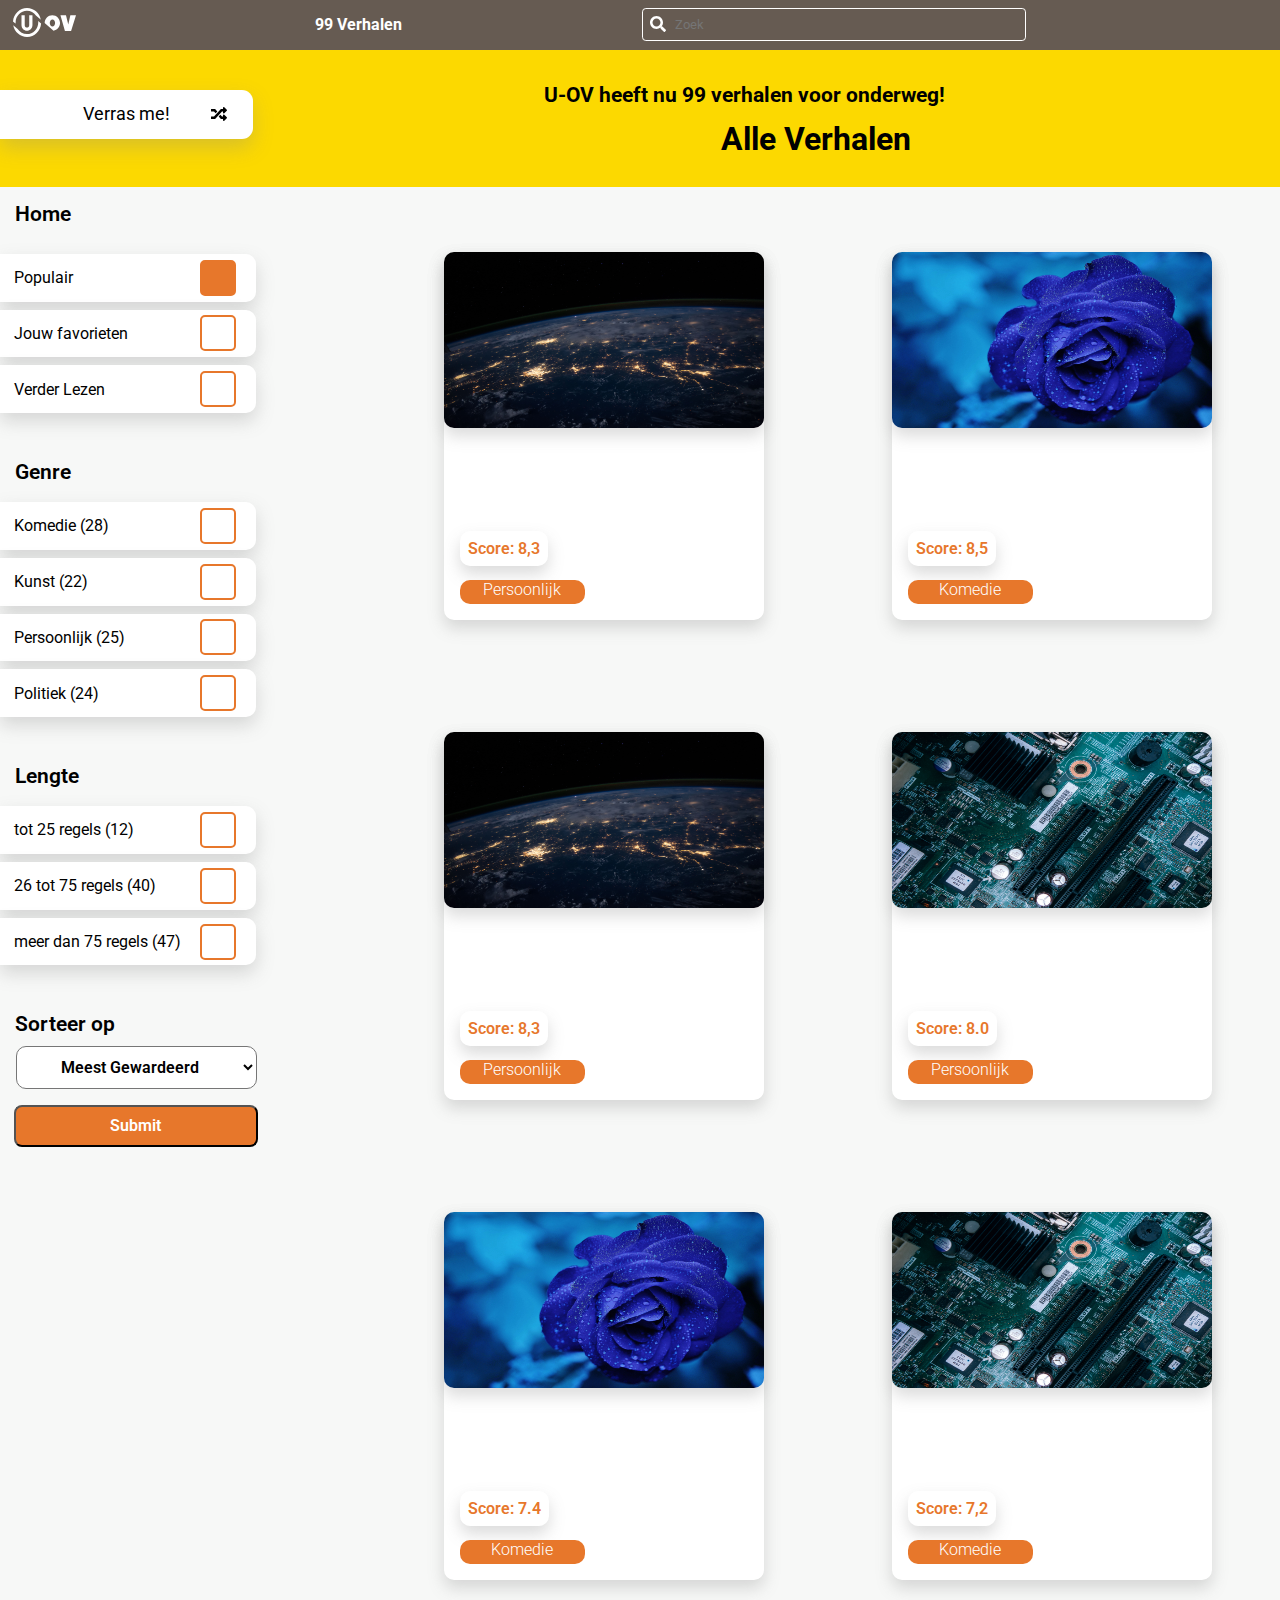
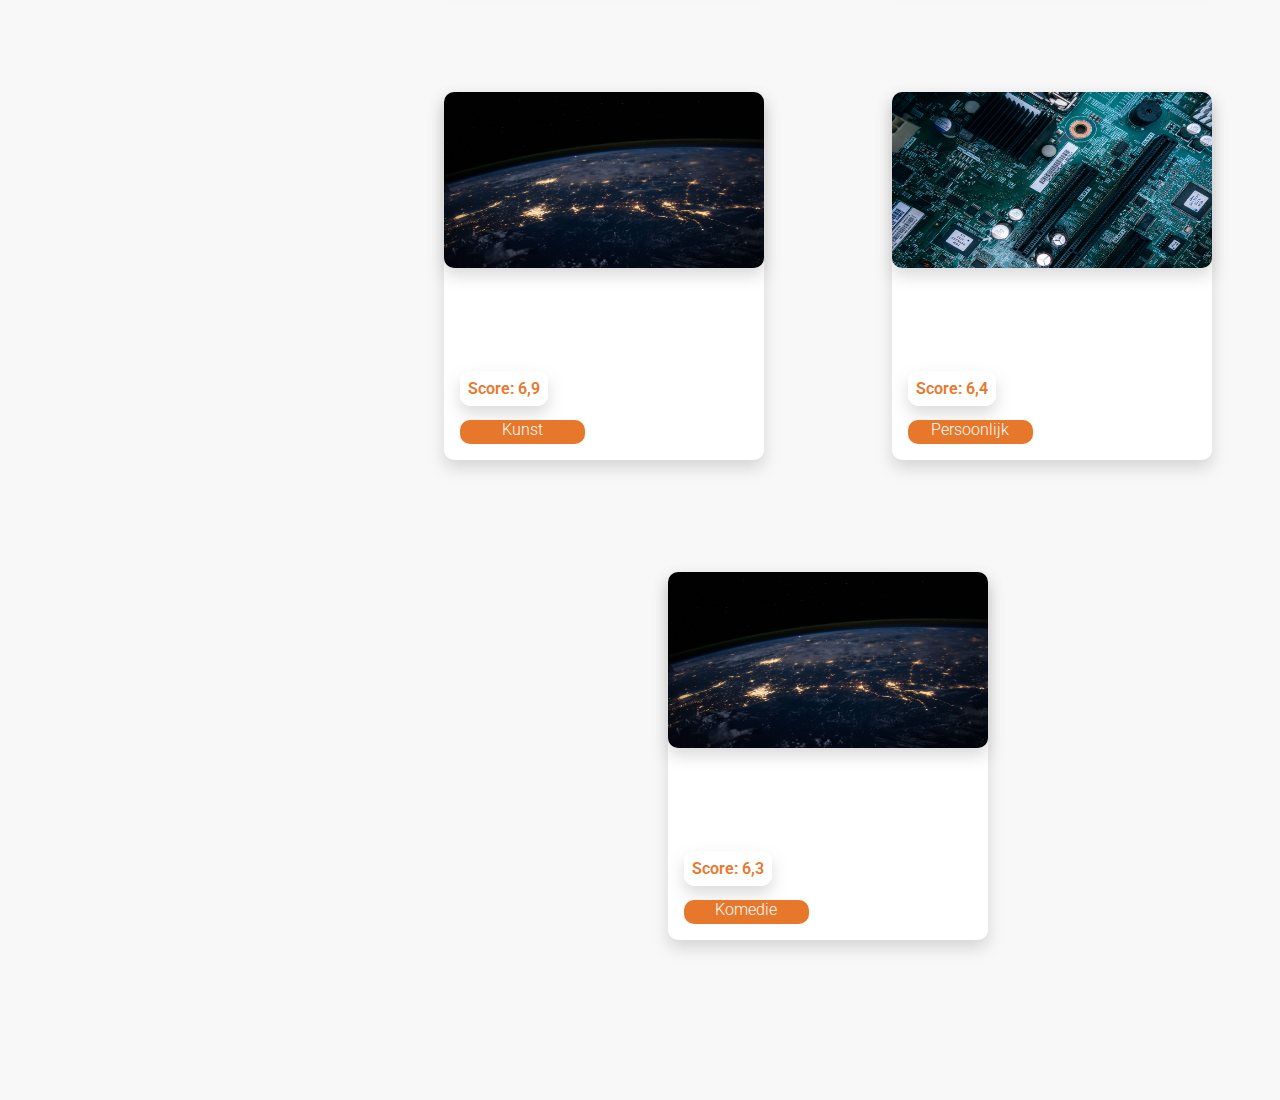
<file: index.html>
<!DOCTYPE html>
<html lang="nl">

<head>
    <meta charset="UTF-8">
    <link rel="stylesheet" type="text/css" href="style/styleSheet.css">
    <link rel="stylesheet" href="https://use.fontawesome.com/releases/v5.5.0/css/all.css" integrity="sha384-B4dIYHKNBt8Bc12p+WXckhzcICo0wtJAoU8YZTY5qE0Id1GSseTk6S+L3BlXeVIU" crossorigin="anonymous">
    <meta name="viewport" content="width=device-width, initial-scale=1.0">
    <title>99 Verhalen</title>
</head>

<body>

    <header>

        <a class="block" href="index.html">
            <img src="images/logo-uov-negative.svg" alt="Logo U-OV">
        </a>

        <h1>99 Verhalen</h1>

        <form>
            <input type="text" name="search" placeholder="Zoek">
        </form>

        <a class="mijnuov block" href="logIn.html">
            <span class="far fa-user"></span>
        </a>

    </header>

    <main>

        <h2 class="subhead">U-OV heeft nu 99 verhalen voor onderweg!</h2>

        <div>

            <button id="filtersShowBtn" class="block">Filter de verhalen</button>
            <button id="verrasMe" class="block">Verras me!</button>
        </div>

        <section class="hide" id="filters">

            <form action="index2.html">

                <fieldset>

                    <legend>Home</legend>

                    <input type="radio" name="homeFilter" id="populair" checked>
                    <label for="populair">Populair</label>

                    <input type="radio" name="homeFilter" id="geliked">
                    <label for="geliked">Jouw favorieten</label>

                    <input type="radio" name="homeFilter" id="VerderLezen">
                    <label for="VerderLezen">Verder Lezen</label>

                    <input type="submit" value="Submit">

                </fieldset>

                <fieldset>

                    <legend>Genre</legend>

                    <input type="checkbox" name="biografie" id="een">
                    <label for="een">Komedie (28)</label>

                    <input type="checkbox" name="detective" id="detective">
                    <label for="detective">Kunst (22)</label>

                    <input type="checkbox" name="dokters" id="dokters">
                    <label for="dokters">Persoonlijk (25)</label>

                    <input type="checkbox" name="griezellig" id="griezellig">
                    <label for="griezellig">Politiek (24)</label>

                    <input type="submit" value="Submit">

                </fieldset>

                <fieldset class="sfeer">

                    <legend>Lengte</legend>

                    <input type="checkbox" name="25regels" id="25regels">
                    <label for="25regels">tot 25 regels (12)</label>

                    <input type="checkbox" name="26-75regels" id="26-75regels">
                    <label for="26-75regels">26 tot 75 regels (40)</label>

                    <input type="checkbox" name="75+regels" id="75+regels">
                    <label for="75+regels">meer dan 75 regels (47)</label>

                    <input type="submit" value="Submit">
                </fieldset>

                <fieldset>
                    <legend>Sorteer op</legend>

                    <select>
                        <option>Meest Gewardeerd</option>
                        <option>Alfabetisch A-Z</option>
                        <option>Alfabetisch Z-A</option>
                        <option>Kortste verhaal</option>
                        <option>Langste verhaal</option>
                    </select>

                </fieldset>

                <input type="submit" value="Submit">

            </form>

        </section>

        <section class="second-main">

            <h2 id="titel" class="head">Alle Verhalen</h2>

            <div class="flex">

                <article>

                    <a href="ericLucassenv2.html">
                        <img src="images/placeholder3.jpg" alt="HeaderImage">
                    </a>

                    <div>
                        <h3>Eric Lucassen</h3>
                        <p class="score">Score: 8,3</p>
                        <h4>Persoonlijk</h4>
                        <span class="notLiked fas fa-star"></span>
                    </div>

                </article>

                <article>

                    <a href="/verhalen/stijlverhaal4.html">
                        <img src="images/placeholder.jpg" alt="HeaderImage">
                    </a>
                    <div>
                        <h3>Presentator die ten onrechte denkt aansluiting te hebben gevonden bij ‘de kids’</h3>
                        <p class="score">Score: 8,5</p>
                        <h4>Komedie</h4>
                        <span class="notliked fas fa-star"></span>
                        <a href="/verhalen/stijlverhaal4.html">
                            <p>Lees dit verhaal</p>
                        </a>
                    </div>

                </article>

                <article>

                    <a href="ericLucassen.html">
                        <img src="images/placeholder3.jpg" alt="HeaderImage">
                    </a>

                    <div>
                        <h3>Eric Lucassen</h3>
                        <p class="score">Score: 8,3</p>
                        <h4>Persoonlijk</h4>
                        <span class="notliked fas fa-star"></span>
                        <a href="ericLucassen.html">
                            <p>Lees dit verhaal</p>
                        </a>
                    </div>

                </article>

                <article>

                    <a href="/verhalen/stijlverhaal4.html">
                        <img src="images/placeholder2.jpg" alt="HeaderImage">
                    </a>
                    <div>
                        <h3>Zombie</h3>
                        <p class="score">Score: 8.0</p>
                        <h4>Persoonlijk</h4>
                        <span class="notliked fas fa-star"></span>
                        <a href="/verhalen/stijlverhaal4.html">
                            <p>Lees dit verhaal</p>
                        </a>
                    </div>

                </article>

                <article>

                    <a href="/verhalen/stijlverhaal4.html">
                        <img src="images/placeholder.jpg" alt="HeaderImage">
                    </a>
                    <div>
                        <h3>Presentator die ten onrechte denkt aansluiting te hebben gevonden bij ‘de kids’</h3>
                        <p class="score">Score: 7.4</p>
                        <h4>Komedie</h4>
                        <span class="notliked fas fa-star"></span>
                        <a href="/verhalen/stijlverhaal4.html">
                            <p>Lees dit verhaal</p>
                        </a>
                    </div>

                </article>

                <article>

                    <a href="/verhalen/stijlverhaal4.html">
                        <img src="images/placeholder2.jpg" alt="HeaderImage">
                    </a>
                    <div>
                        <h3>Presentator die ten onrechte denkt aansluiting te hebben gevonden bij ‘de kids’</h3>
                        <p class="score">Score: 7,2</p>
                        <h4>Komedie</h4>
                        <span class="notliked fas fa-star"></span>
                        <a href="/verhalen/stijlverhaal4.html">
                            <p>Lees dit verhaal</p>
                        </a>
                    </div>

                </article>

                <article>

                    <a href="/verhalen/stijlverhaal4.html">
                        <img src="images/placeholder3.jpg" alt="HeaderImage">
                    </a>
                    <div>
                        <h3>Haiku</h3>
                        <p class="score">Score: 6,9</p>
                        <h4>Kunst</h4>
                        <span class="notliked fas fa-star"></span>
                        <a href="/verhalen/stijlverhaal4.html">
                            <p>Lees dit verhaal</p>
                        </a>
                    </div>

                </article>

                <article>

                    <a href="/verhalen/stijlverhaal4.html">
                        <img src="images/placeholder2.jpg" alt="HeaderImage">
                    </a>
                    <div>
                        <h3>Presentator die ten onrechte denkt aansluiting te hebben gevonden bij ‘de kids’</h3>
                        <p class="score">Score: 6,4</p>
                        <h4>Persoonlijk</h4>
                        <span class="notliked fas fa-star"></span>
                        <a href="/verhalen/stijlverhaal4.html">
                            <p>Lees dit verhaal</p>
                        </a>
                    </div>

                </article>

                <article>

                    <a href="/verhalen/stijlverhaal4.html">
                        <img src="images/placeholder3.jpg" alt="HeaderImage">
                    </a>
                    <div>
                        <h3>Presentator die ten onrechte denkt aansluiting te hebben gevonden bij ‘de kids’</h3>
                        <p class="score">Score: 6,3</p>
                        <h4>Komedie</h4>
                        <span class="notliked fas fa-star"></span>
                        <a href="/verhalen/stijlverhaal4.html">
                            <p>Lees dit verhaal</p>
                        </a>
                    </div>

                </article>

            </div>

        </section>

    </main>

    <footer>

    </footer>

    <script src="js/javascript.js"></script>

</body>

</html>
</file>
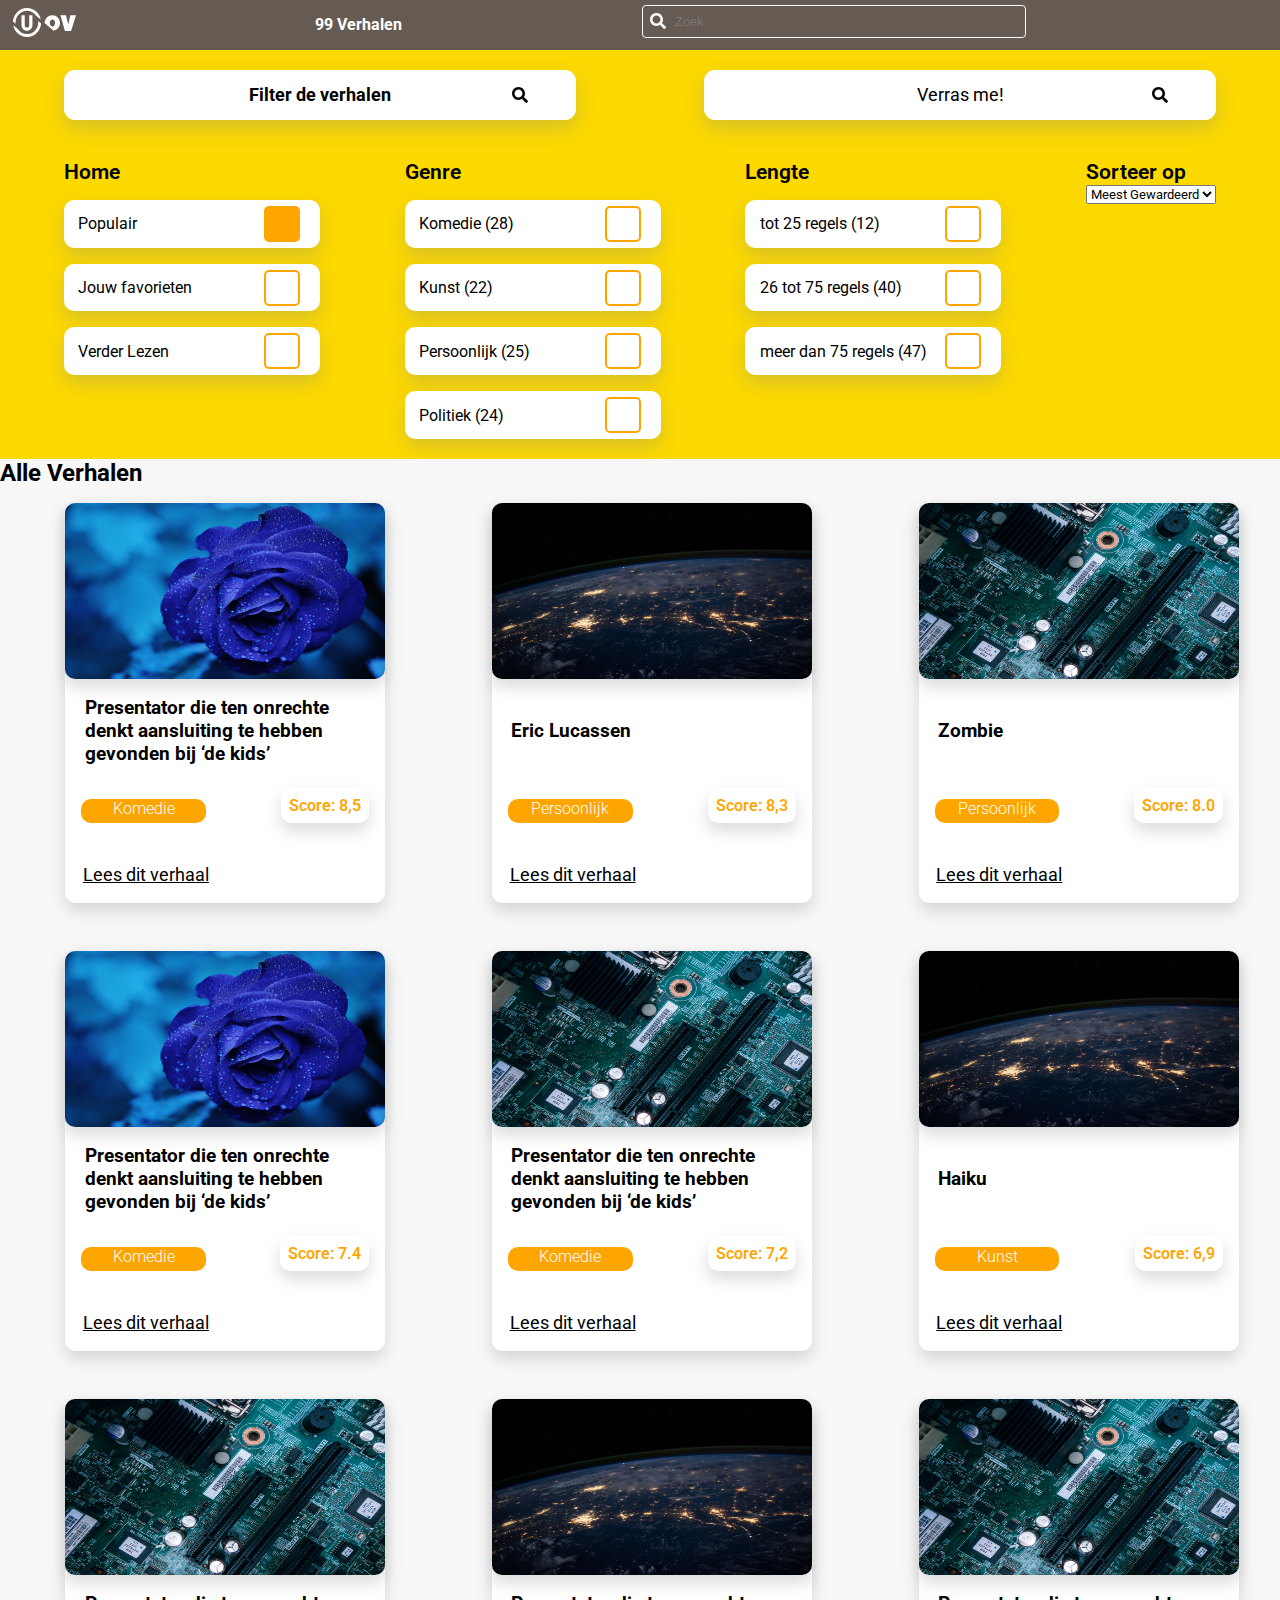
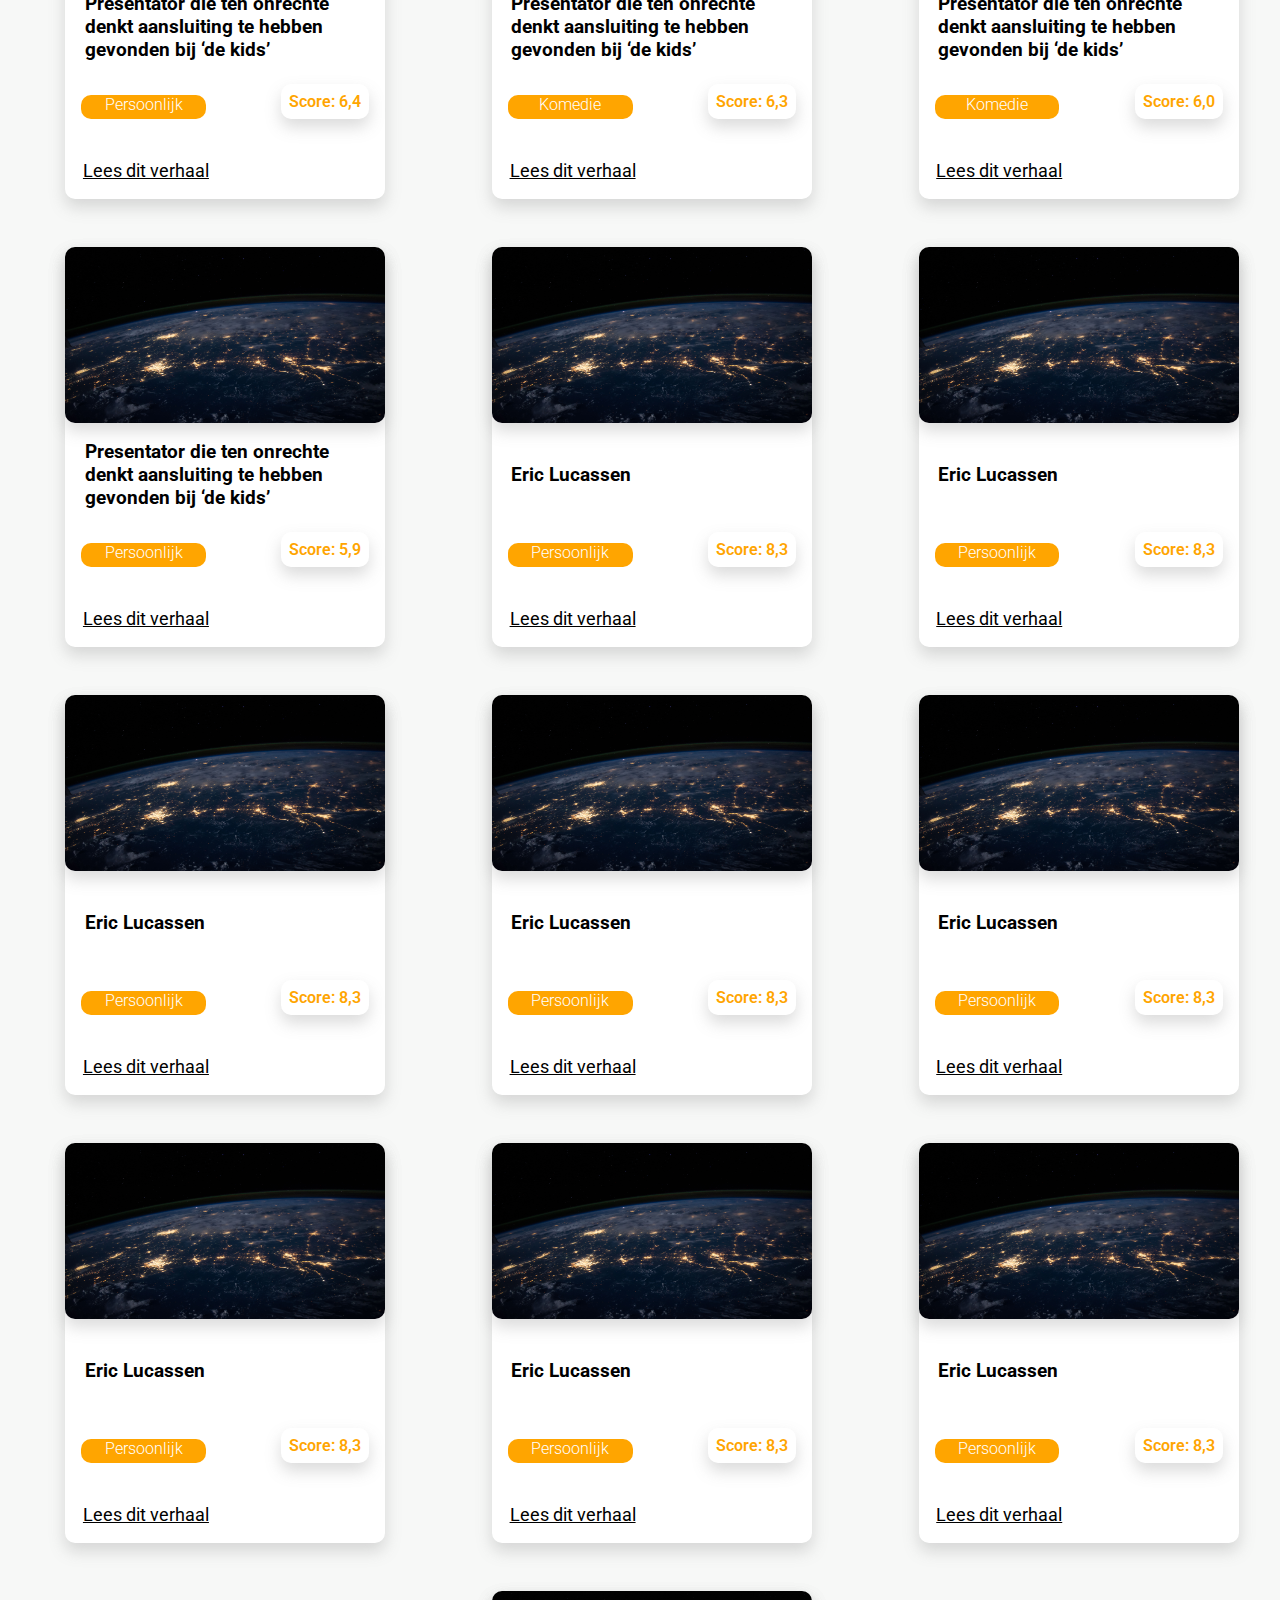
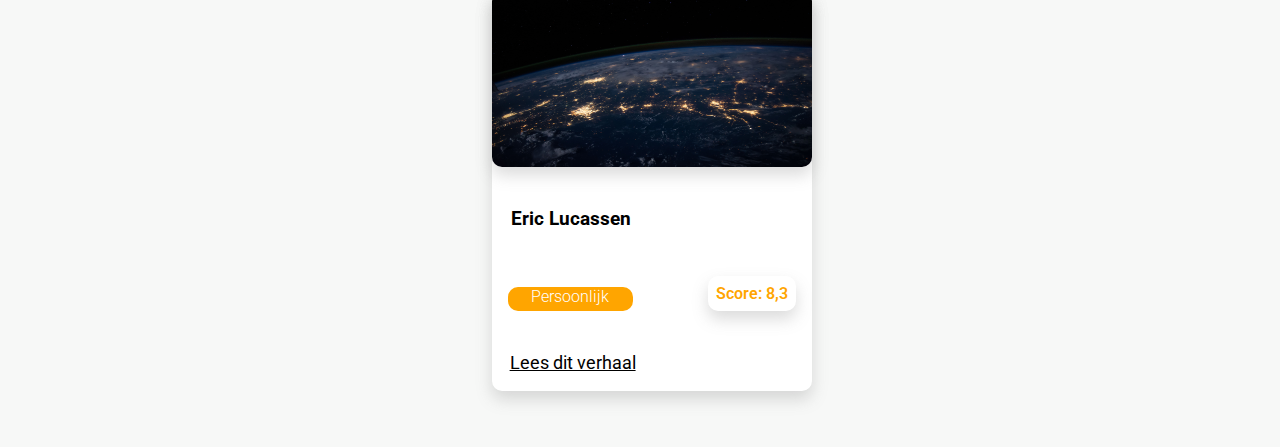
<file: dev_mobile/index.html>
<!DOCTYPE html>
<html lang="nl">

<head>
    <meta charset="UTF-8">
    <link rel="stylesheet" type="text/css" href="style/styleSheet.css">
    <link rel="stylesheet" href="https://use.fontawesome.com/releases/v5.5.0/css/all.css" integrity="sha384-B4dIYHKNBt8Bc12p+WXckhzcICo0wtJAoU8YZTY5qE0Id1GSseTk6S+L3BlXeVIU" crossorigin="anonymous">
    <meta name="viewport" content="width=device-width, initial-scale=1.0">
    <title>99 Verhalen</title>
</head>

<body>

    <header>

        <a class="block" href="index.html">
            <img src="images/logo-uov-negative.svg" alt="Logo U-OV">
        </a>

        <h1>99 Verhalen</h1>

        <form>
            <input type="text" name="search" placeholder="Zoek">
        </form>

        <a class="mijnuov block" href="logIn.html">
            <span class="far fa-user"></span>
        </a>

    </header>

    <main>

        <div class="buttons">

            <button id="filtersShowBtn" class="block">Filter de verhalen</button>
            <button id="verrasMe" class="block">Verras me!</button>

        </div>

        <section id="filters">

            <form action="/Filter.php">

                <fieldset>

                    <legend>Home</legend>

                    <input type="radio" name="homeFilter" id="populair" checked>
                    <label for="populair">Populair</label>

                    <input type="radio" name="homeFilter" id="geliked">
                    <label for="geliked">Jouw favorieten</label>

                    <input type="radio" name="homeFilter" id="VerderLezen">
                    <label for="VerderLezen">Verder Lezen</label>

                    <input type="submit" value="Submit">

                </fieldset>

                <fieldset>

                    <legend>Genre</legend>

                    <input type="checkbox" name="biografie" id="een">
                    <label for="een">Komedie (28)</label>

                    <input type="checkbox" name="detective" id="detective">
                    <label for="detective">Kunst (22)</label>

                    <input type="checkbox" name="dokters" id="dokters">
                    <label for="dokters">Persoonlijk (25)</label>

                    <input type="checkbox" name="griezellig" id="griezellig">
                    <label for="griezellig">Politiek (24)</label>

                    <input type="submit" value="Submit">

                </fieldset>

                <fieldset class="sfeer">

                    <legend>Lengte</legend>

                    <input type="checkbox" name="25regels" id="25regels">
                    <label for="25regels">tot 25 regels (12)</label>

                    <input type="checkbox" name="26-75regels" id="26-75regels">
                    <label for="26-75regels">26 tot 75 regels (40)</label>

                    <input type="checkbox" name="75+regels" id="75+regels">
                    <label for="75+regels">meer dan 75 regels (47)</label>

                    <input type="submit" value="Submit">
                </fieldset>

                <fieldset>
                    <legend>Sorteer op</legend>

                    <select>
                        <option>Meest Gewardeerd</option>
                        <option>Alfabetisch A-Z</option>
                        <option>Alfabetisch Z-A</option>
                        <option>Kortste verhaal</option>
                        <option>Langste verhaal</option>
                    </select>

                </fieldset>

            </form>

        </section>

        <section class="second-main">

            <h2 class="head">Alle Verhalen</h2>

            <div class="flex">

                <article>

                    <a href="/verhalen/stijlverhaal4.html">
                        <img src="images/placeholder.jpg" alt="HeaderImage">
                    </a>
                    <div>
                        <h3>Presentator die ten onrechte denkt aansluiting te hebben gevonden bij ‘de kids’</h3>
                        <p class="score">Score: 8,5</p>
                        <h4>Komedie</h4>
                        <span class="notliked fas fa-star"></span>
                        <a href="/verhalen/stijlverhaal4.html">
                            <p>Lees dit verhaal</p>
                        </a>
                    </div>

                </article>

                <article>

                    <a href="ericLucassen.html">
                        <img src="images/placeholder3.jpg" alt="HeaderImage">
                    </a>

                    <div>
                        <h3>Eric Lucassen</h3>
                        <p class="score">Score: 8,3</p>
                        <h4>Persoonlijk</h4>
                        <span class="notliked fas fa-star"></span>
                        <a href="ericLucassen.html">
                            <p>Lees dit verhaal</p>
                        </a>
                    </div>

                </article>

                <article>

                    <a href="/verhalen/stijlverhaal4.html">
                        <img src="images/placeholder2.jpg" alt="HeaderImage">
                    </a>
                    <div>
                        <h3>Zombie</h3>
                        <p class="score">Score: 8.0</p>
                        <h4>Persoonlijk</h4>
                        <span class="notliked fas fa-star"></span>
                        <a href="/verhalen/stijlverhaal4.html">
                            <p>Lees dit verhaal</p>
                        </a>
                    </div>

                </article>

                <article>

                    <a href="/verhalen/stijlverhaal4.html">
                        <img src="images/placeholder.jpg" alt="HeaderImage">
                    </a>
                    <div>
                        <h3>Presentator die ten onrechte denkt aansluiting te hebben gevonden bij ‘de kids’</h3>
                        <p class="score">Score: 7.4</p>
                        <h4>Komedie</h4>
                        <span class="notliked fas fa-star"></span>
                        <a href="/verhalen/stijlverhaal4.html">
                            <p>Lees dit verhaal</p>
                        </a>
                    </div>

                </article>

                <article>

                    <a href="/verhalen/stijlverhaal4.html">
                        <img src="images/placeholder2.jpg" alt="HeaderImage">
                    </a>
                    <div>
                        <h3>Presentator die ten onrechte denkt aansluiting te hebben gevonden bij ‘de kids’</h3>
                        <p class="score">Score: 7,2</p>
                        <h4>Komedie</h4>
                        <span class="notliked fas fa-star"></span>
                        <a href="/verhalen/stijlverhaal4.html">
                            <p>Lees dit verhaal</p>
                        </a>
                    </div>

                </article>

                <article>

                    <a href="/verhalen/stijlverhaal4.html">
                        <img src="images/placeholder3.jpg" alt="HeaderImage">
                    </a>
                    <div>
                        <h3>Haiku</h3>
                        <p class="score">Score: 6,9</p>
                        <h4>Kunst</h4>
                        <span class="notliked fas fa-star"></span>
                        <a href="/verhalen/stijlverhaal4.html">
                            <p>Lees dit verhaal</p>
                        </a>
                    </div>

                </article>

                <article>

                    <a href="/verhalen/stijlverhaal4.html">
                        <img src="images/placeholder2.jpg" alt="HeaderImage">
                    </a>
                    <div>
                        <h3>Presentator die ten onrechte denkt aansluiting te hebben gevonden bij ‘de kids’</h3>
                        <p class="score">Score: 6,4</p>
                        <h4>Persoonlijk</h4>
                        <span class="notliked fas fa-star"></span>
                        <a href="/verhalen/stijlverhaal4.html">
                            <p>Lees dit verhaal</p>
                        </a>
                    </div>

                </article>

                <article>

                    <a href="/verhalen/stijlverhaal4.html">
                        <img src="images/placeholder3.jpg" alt="HeaderImage">
                    </a>
                    <div>
                        <h3>Presentator die ten onrechte denkt aansluiting te hebben gevonden bij ‘de kids’</h3>
                        <p class="score">Score: 6,3</p>
                        <h4>Komedie</h4>
                        <span class="notliked fas fa-star"></span>
                        <a href="/verhalen/stijlverhaal4.html">
                            <p>Lees dit verhaal</p>
                        </a>
                    </div>

                </article>

                <article>

                    <a href="/verhalen/stijlverhaal4.html">
                        <img src="images/placeholder2.jpg" alt="HeaderImage">
                    </a>
                    <div>
                        <h3>Presentator die ten onrechte denkt aansluiting te hebben gevonden bij ‘de kids’</h3>
                        <p class="score">Score: 6,0</p>
                        <h4>Komedie</h4>
                        <span class="notliked fas fa-star"></span>
                        <a href="/verhalen/stijlverhaal4.html">
                            <p>Lees dit verhaal</p>
                        </a>
                    </div>

                </article>

                <article>

                    <a href="/verhalen/stijlverhaal4.html">
                        <img src="images/placeholder3.jpg" alt="HeaderImage">
                    </a>
                    <div>
                        <h3>Presentator die ten onrechte denkt aansluiting te hebben gevonden bij ‘de kids’</h3>
                        <p class="score">Score: 5,9</p>
                        <h4>Persoonlijk</h4>
                        <span class="notliked fas fa-star"></span>
                        <a href="/verhalen/stijlverhaal4.html">
                            <p>Lees dit verhaal</p>
                        </a>
                    </div>

                </article>

                <article>

                    <a href="ericLucassen.html">
                        <img src="images/placeholder3.jpg" alt="HeaderImage">
                    </a>

                    <div>
                        <h3>Eric Lucassen</h3>
                        <p class="score">Score: 8,3</p>
                        <h4>Persoonlijk</h4>
                        <span class="notliked fas fa-star"></span>
                        <a href="ericLucassen.html">
                            <p>Lees dit verhaal</p>
                        </a>
                    </div>

                </article>

                <article>

                    <a href="ericLucassen.html">
                        <img src="images/placeholder3.jpg" alt="HeaderImage">
                    </a>

                    <div>
                        <h3>Eric Lucassen</h3>
                        <p class="score">Score: 8,3</p>
                        <h4>Persoonlijk</h4>
                        <span class="notliked fas fa-star"></span>
                        <a href="ericLucassen.html">
                            <p>Lees dit verhaal</p>
                        </a>
                    </div>

                </article>

                <article>

                    <a href="ericLucassen.html">
                        <img src="images/placeholder3.jpg" alt="HeaderImage">
                    </a>

                    <div>
                        <h3>Eric Lucassen</h3>
                        <p class="score">Score: 8,3</p>
                        <h4>Persoonlijk</h4>
                        <span class="notliked fas fa-star"></span>
                        <a href="ericLucassen.html">
                            <p>Lees dit verhaal</p>
                        </a>
                    </div>

                </article>

                <article>

                    <a href="ericLucassen.html">
                        <img src="images/placeholder3.jpg" alt="HeaderImage">
                    </a>

                    <div>
                        <h3>Eric Lucassen</h3>
                        <p class="score">Score: 8,3</p>
                        <h4>Persoonlijk</h4>
                        <span class="notliked fas fa-star"></span>
                        <a href="ericLucassen.html">
                            <p>Lees dit verhaal</p>
                        </a>
                    </div>

                </article>

                <article>

                    <a href="ericLucassen.html">
                        <img src="images/placeholder3.jpg" alt="HeaderImage">
                    </a>

                    <div>
                        <h3>Eric Lucassen</h3>
                        <p class="score">Score: 8,3</p>
                        <h4>Persoonlijk</h4>
                        <span class="notliked fas fa-star"></span>
                        <a href="ericLucassen.html">
                            <p>Lees dit verhaal</p>
                        </a>
                    </div>

                </article>

                <article>

                    <a href="ericLucassen.html">
                        <img src="images/placeholder3.jpg" alt="HeaderImage">
                    </a>

                    <div>
                        <h3>Eric Lucassen</h3>
                        <p class="score">Score: 8,3</p>
                        <h4>Persoonlijk</h4>
                        <span class="notliked fas fa-star"></span>
                        <a href="ericLucassen.html">
                            <p>Lees dit verhaal</p>
                        </a>
                    </div>

                </article>

                <article>

                    <a href="ericLucassen.html">
                        <img src="images/placeholder3.jpg" alt="HeaderImage">
                    </a>

                    <div>
                        <h3>Eric Lucassen</h3>
                        <p class="score">Score: 8,3</p>
                        <h4>Persoonlijk</h4>
                        <span class="notliked fas fa-star"></span>
                        <a href="ericLucassen.html">
                            <p>Lees dit verhaal</p>
                        </a>
                    </div>

                </article>

                <article>

                    <a href="ericLucassen.html">
                        <img src="images/placeholder3.jpg" alt="HeaderImage">
                    </a>

                    <div>
                        <h3>Eric Lucassen</h3>
                        <p class="score">Score: 8,3</p>
                        <h4>Persoonlijk</h4>
                        <span class="notliked fas fa-star"></span>
                        <a href="ericLucassen.html">
                            <p>Lees dit verhaal</p>
                        </a>
                    </div>

                </article>

                <article>

                    <a href="ericLucassen.html">
                        <img src="images/placeholder3.jpg" alt="HeaderImage">
                    </a>

                    <div>
                        <h3>Eric Lucassen</h3>
                        <p class="score">Score: 8,3</p>
                        <h4>Persoonlijk</h4>
                        <span class="notliked fas fa-star"></span>
                        <a href="ericLucassen.html">
                            <p>Lees dit verhaal</p>
                        </a>
                    </div>

                </article>

            </div>

        </section>

    </main>

    <footer>

    </footer>

    <script src="js/javascript.js"></script>

</body>

</html>
</file>
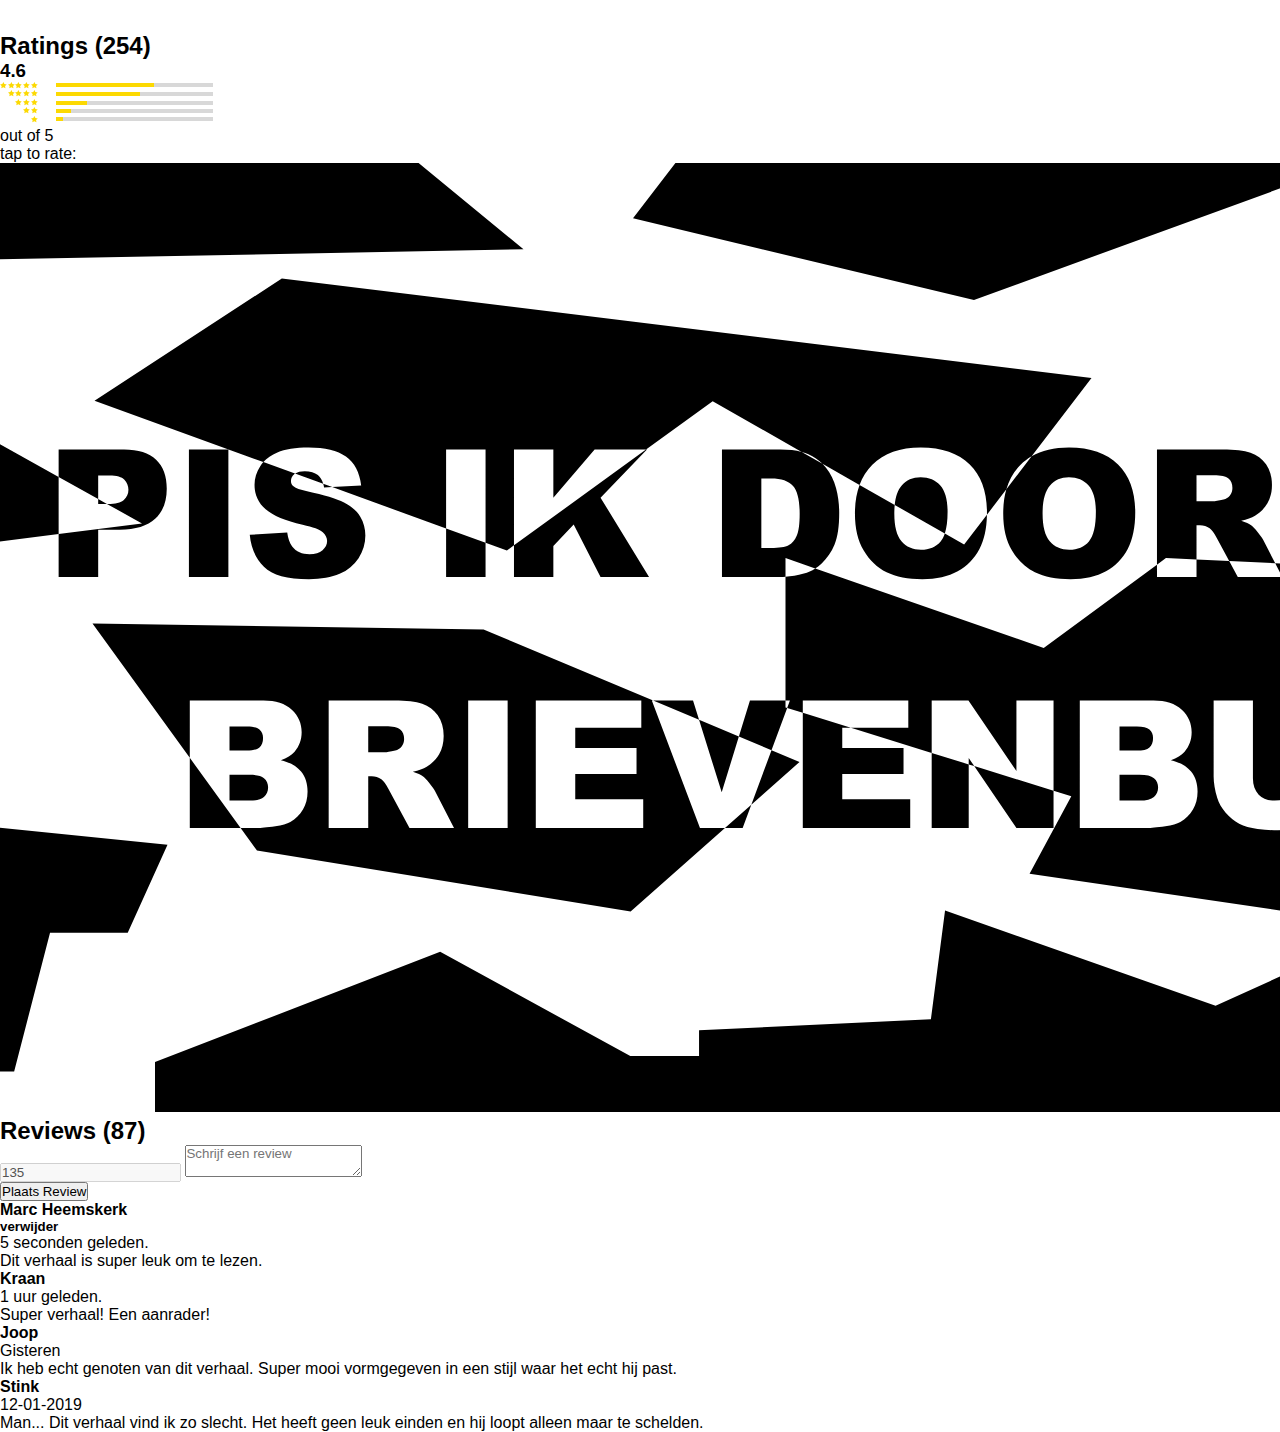
<file: comments.html>
<!DOCTYPE html>
<html lang="nl">

<head>
    <meta charset="UTF-8">
    <title>99 Verhalen - Home</title>
    <link rel="stylesheet" type="text/css" href="style/styleSyeet.css">
    <link rel="stylesheet" href="https://use.fontawesome.com/releases/v5.5.0/css/all.css" integrity="sha384-B4dIYHKNBt8Bc12p+WXckhzcICo0wtJAoU8YZTY5qE0Id1GSseTk6S+L3BlXeVIU" crossorigin="anonymous">
    <meta name="viewport" content="width=device-width, initial-scale=1">

</head>

<body>

    <footer class="ratingsComments">

        <section>

            <h2>Ratings (254)</h2>

            <div>
                <h3>4.6</h3>

                <img src="images/star-raitings.svg" alt="Raiting schema">
            </div>

            <p>out of 5</p>

            <div>
                <p>tap to rate:</p>
                <span class="yeet fa fa-star star"></span>
                <span class="yeet fa fa-star star"></span>
                <span class="yeet fa fa-star star"></span>
                <span class="yote fa fa-star starError"></span>
                <span class="yote fa fa-star starError"></span>
            </div>

            <div>
                <img id="animatie" src="images/10-desktop.svg" alt="feedback an">
            </div>
        </section>

        <section>

            <h2>Reviews (87)</h2>

            <form>    <!-- Heeft geen action omdat ik het comments plaatsen wilde fake aan de hand van javascript. -->
                <input disabled maxlength="3" value="135" id="counter">
                <textarea onkeyup="textCounter(this,'counter',135);" id="message" placeholder="Schrijf een review"></textarea>
            </form>

            <button>Plaats Review</button>

        </section>

        <section>

            <article class=hide>
                <div>

                    <h4>
                        Marc Heemskerk
                    </h4>

                    <span class="fa fa-star"></span>
                    <span class="fa fa-star"></span>
                    <span class="fa fa-star"></span>

                    <h5>verwijder</h5>

                </div>

                <p>5 seconden geleden.</p>

                <p>Dit verhaal is super leuk om te lezen.</p>

            </article>

            <article>
                <div>

                    <h4>
                        Kraan
                    </h4>

                    <span class="fa fa-star"></span>
                    <span class="fa fa-star"></span>
                    <span class="fa fa-star"></span>
                    <span class="fa fa-star"></span>

                </div>

                <p>1 uur geleden.</p>

                <p>Super verhaal! Een aanrader!</p>

            </article>

            <article>
                <div>

                    <h4>
                        Joop
                    </h4>

                    <span class="fa fa-star"></span>
                    <span class="fa fa-star"></span>
                    <span class="fa fa-star"></span>
                    <span class="fa fa-star"></span>
                    <span class="fa fa-star"></span>

                </div>

                <p>Gisteren</p>

                <p>Ik heb echt genoten van dit verhaal. Super mooi vormgegeven in een stijl waar het echt hij past.</p>

            </article>

            <article>
                <div>

                    <h4>
                        Stink
                    </h4>

                    <span class="fa fa-star"></span>

                </div>

                <p>12-01-2019</p>

                <p>Man... Dit verhaal vind ik zo slecht. Het heeft geen leuk einden en hij loopt alleen maar te schelden.</p>

            </article>

        </section>
    </footer>

    <script src="js/javascriptComments.js"></script>

</body>

</html>
</file>
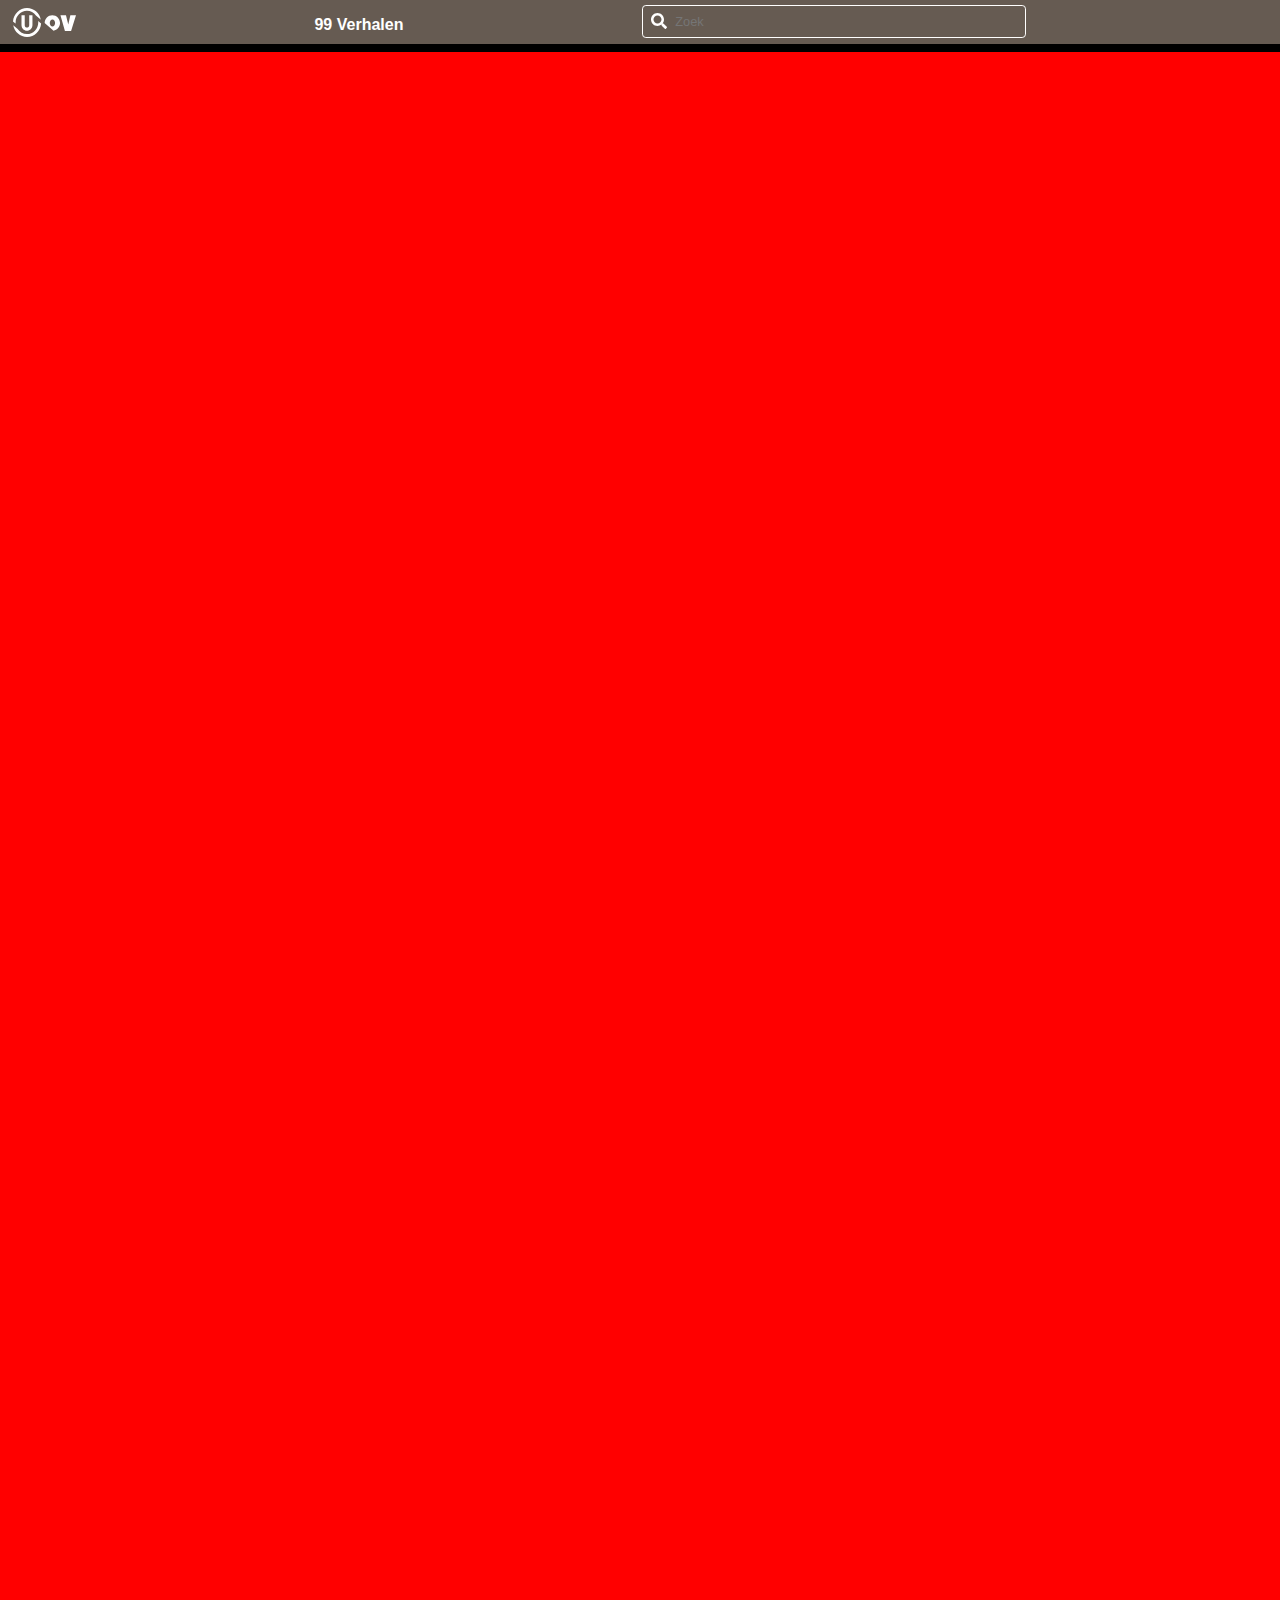
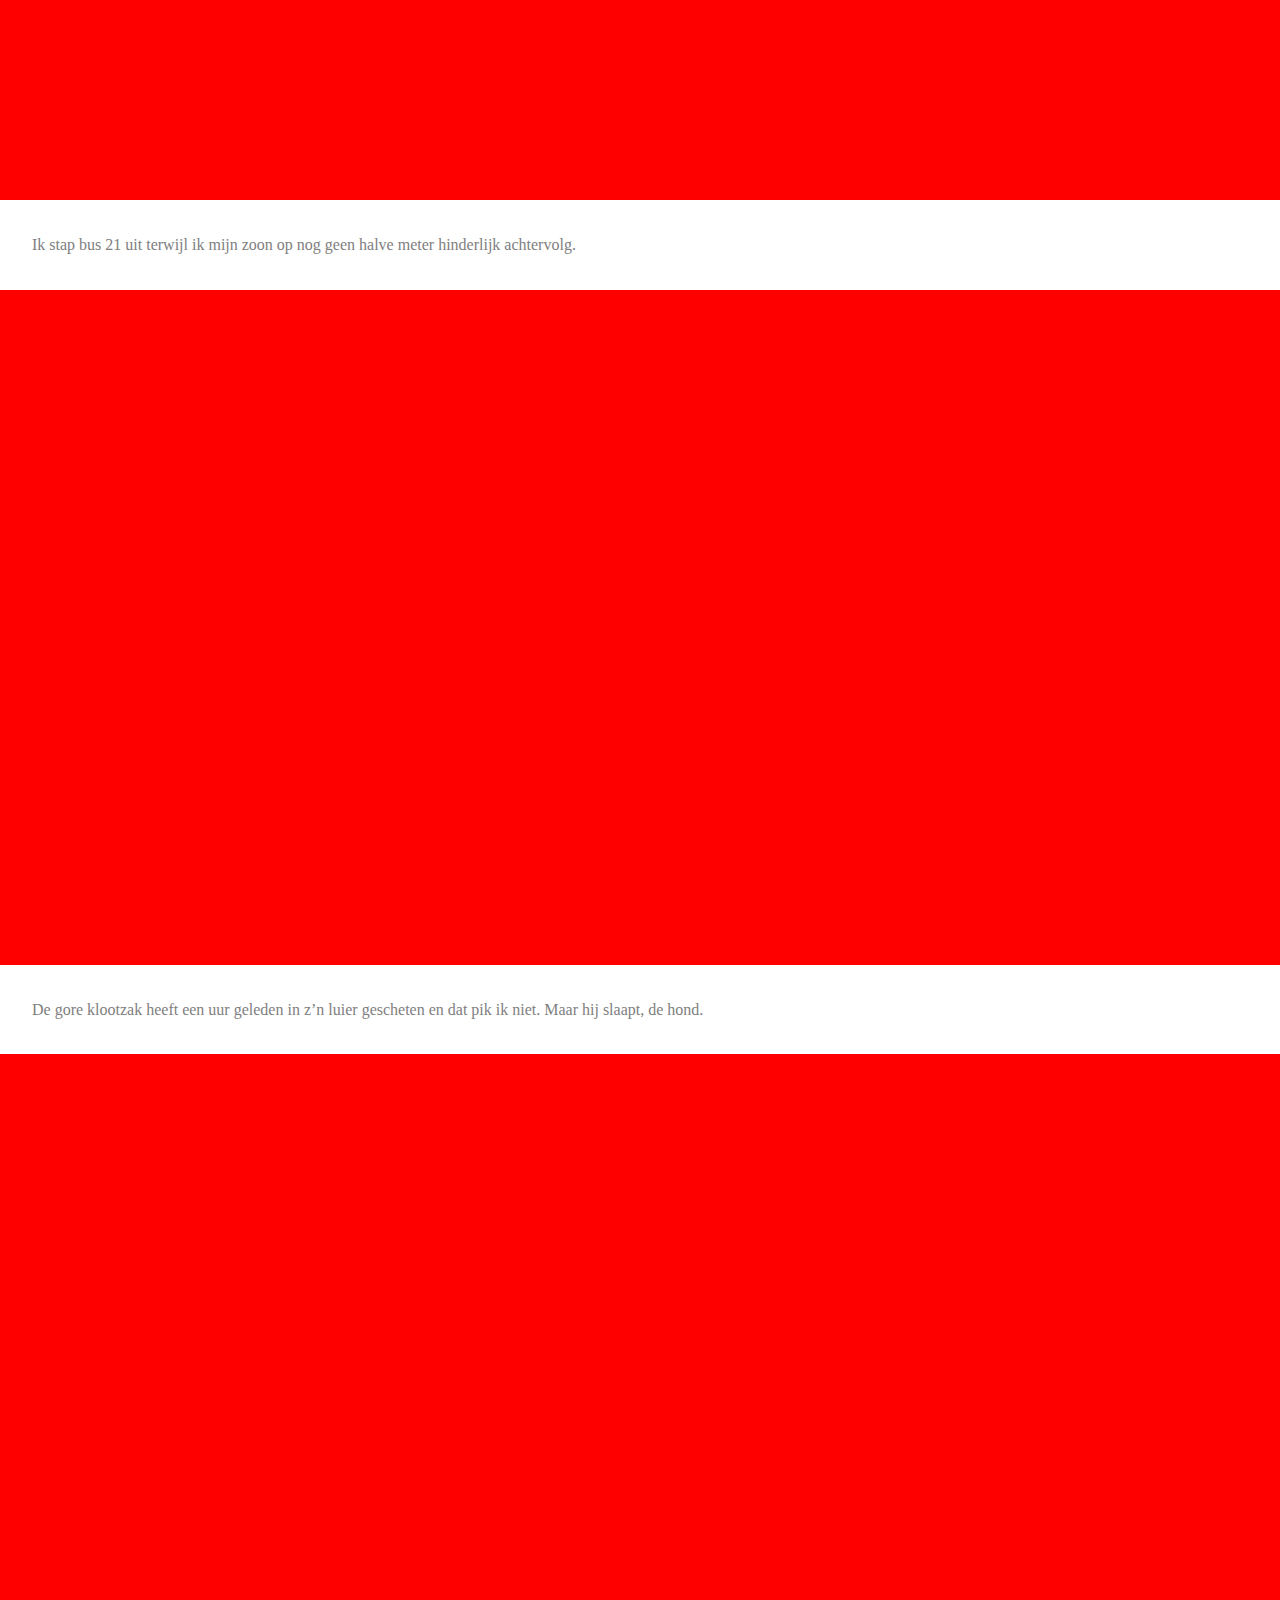
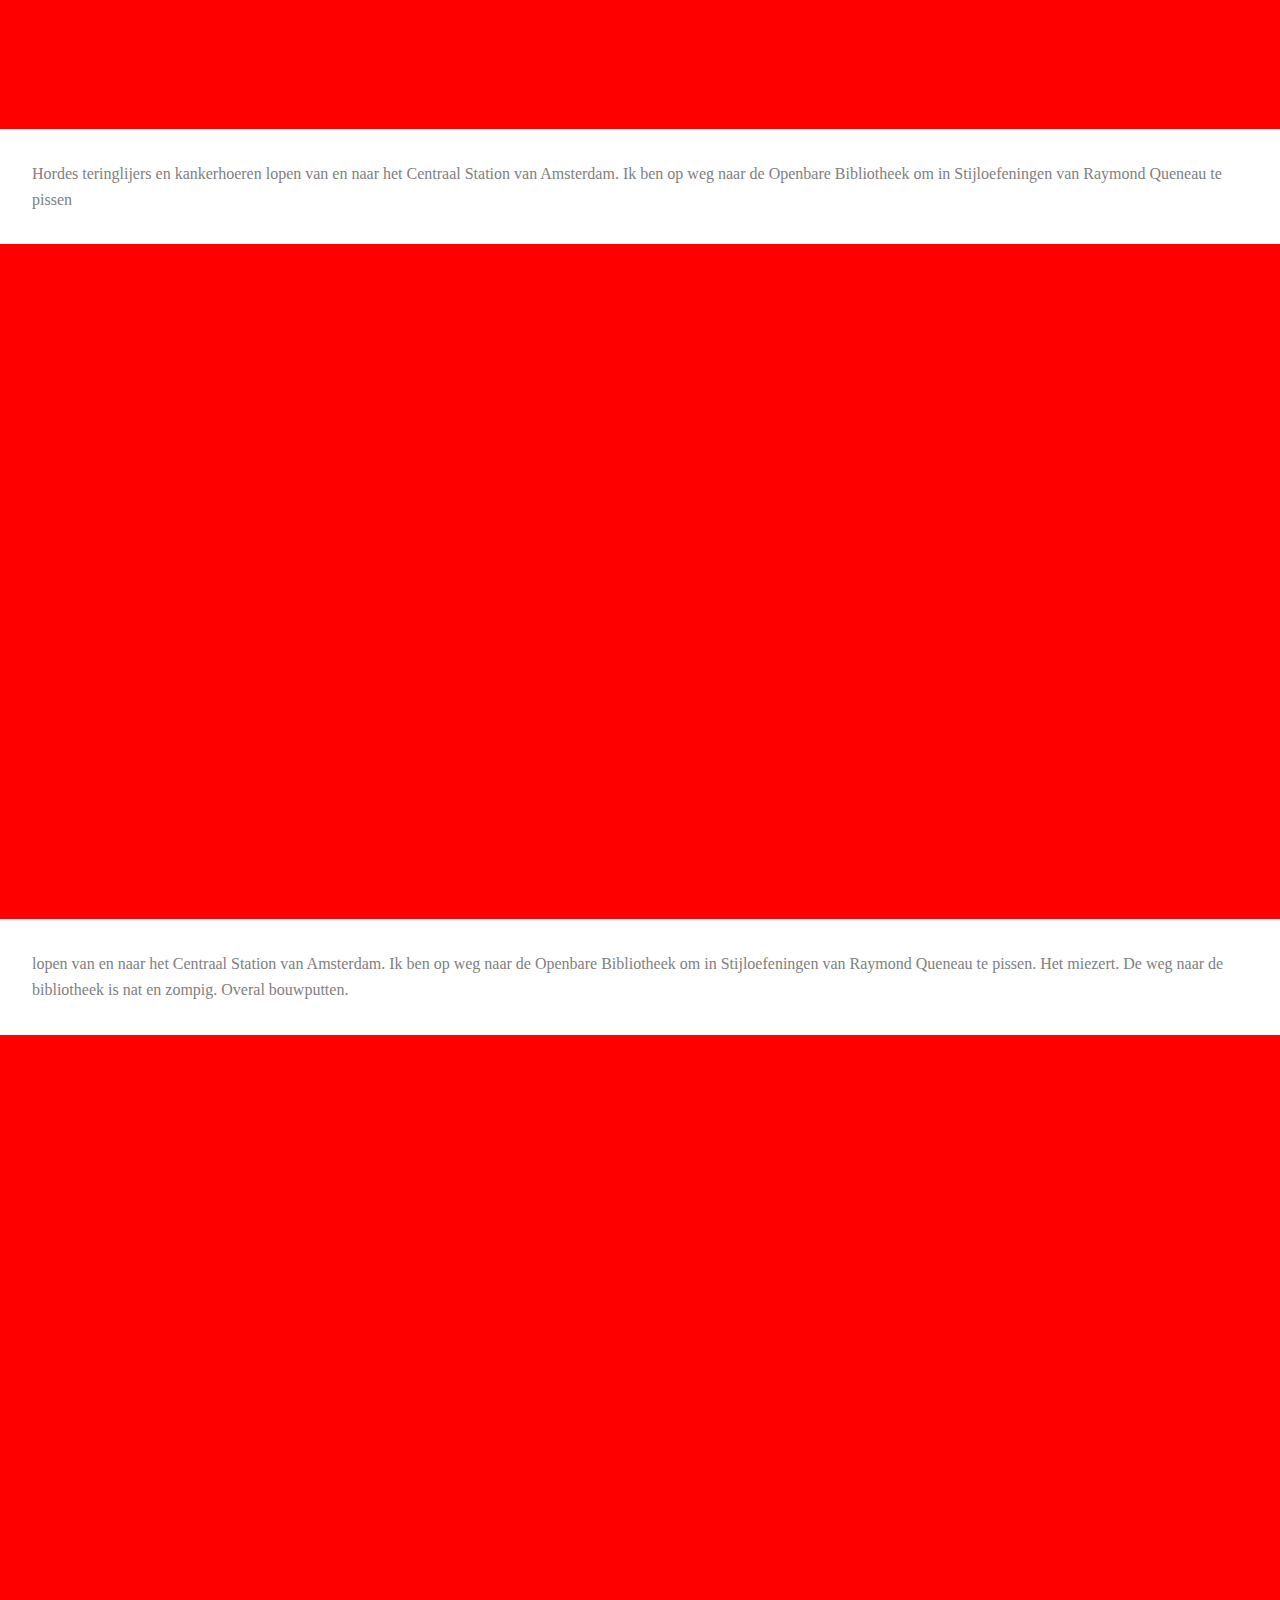
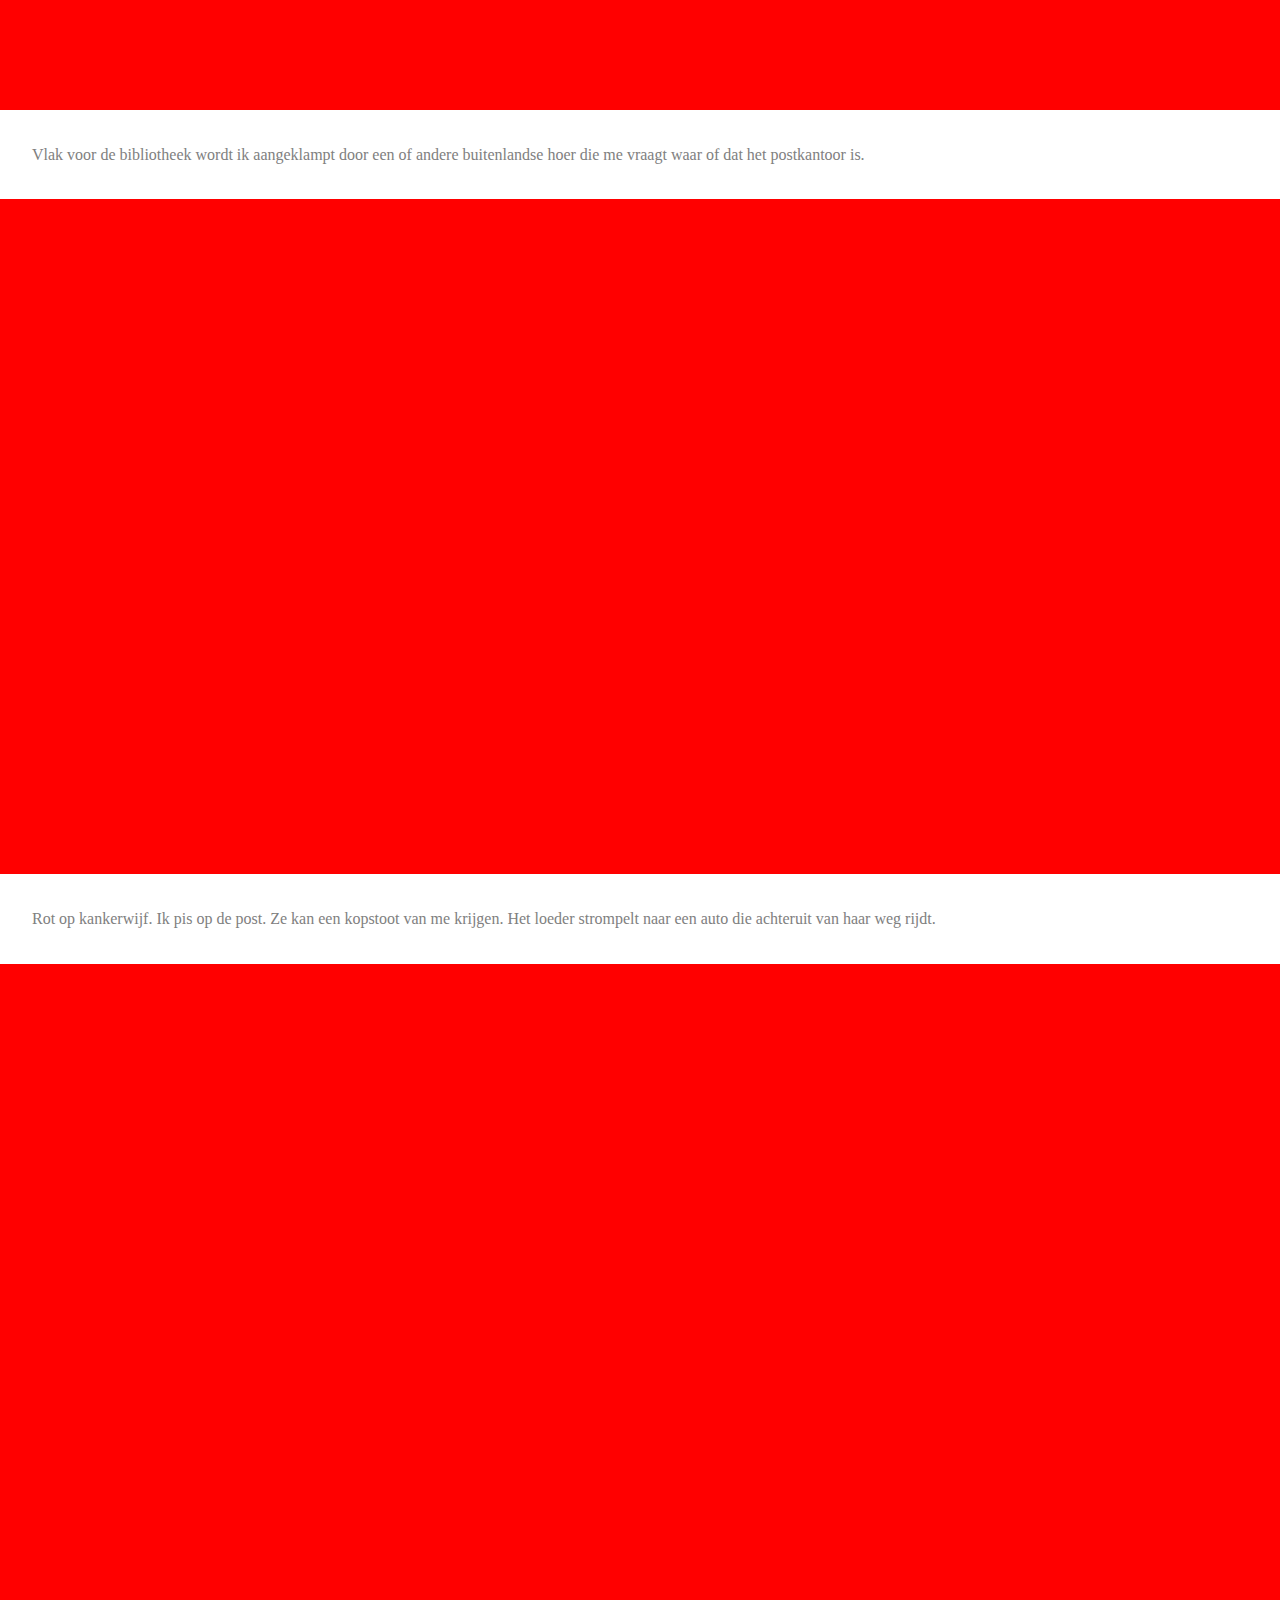
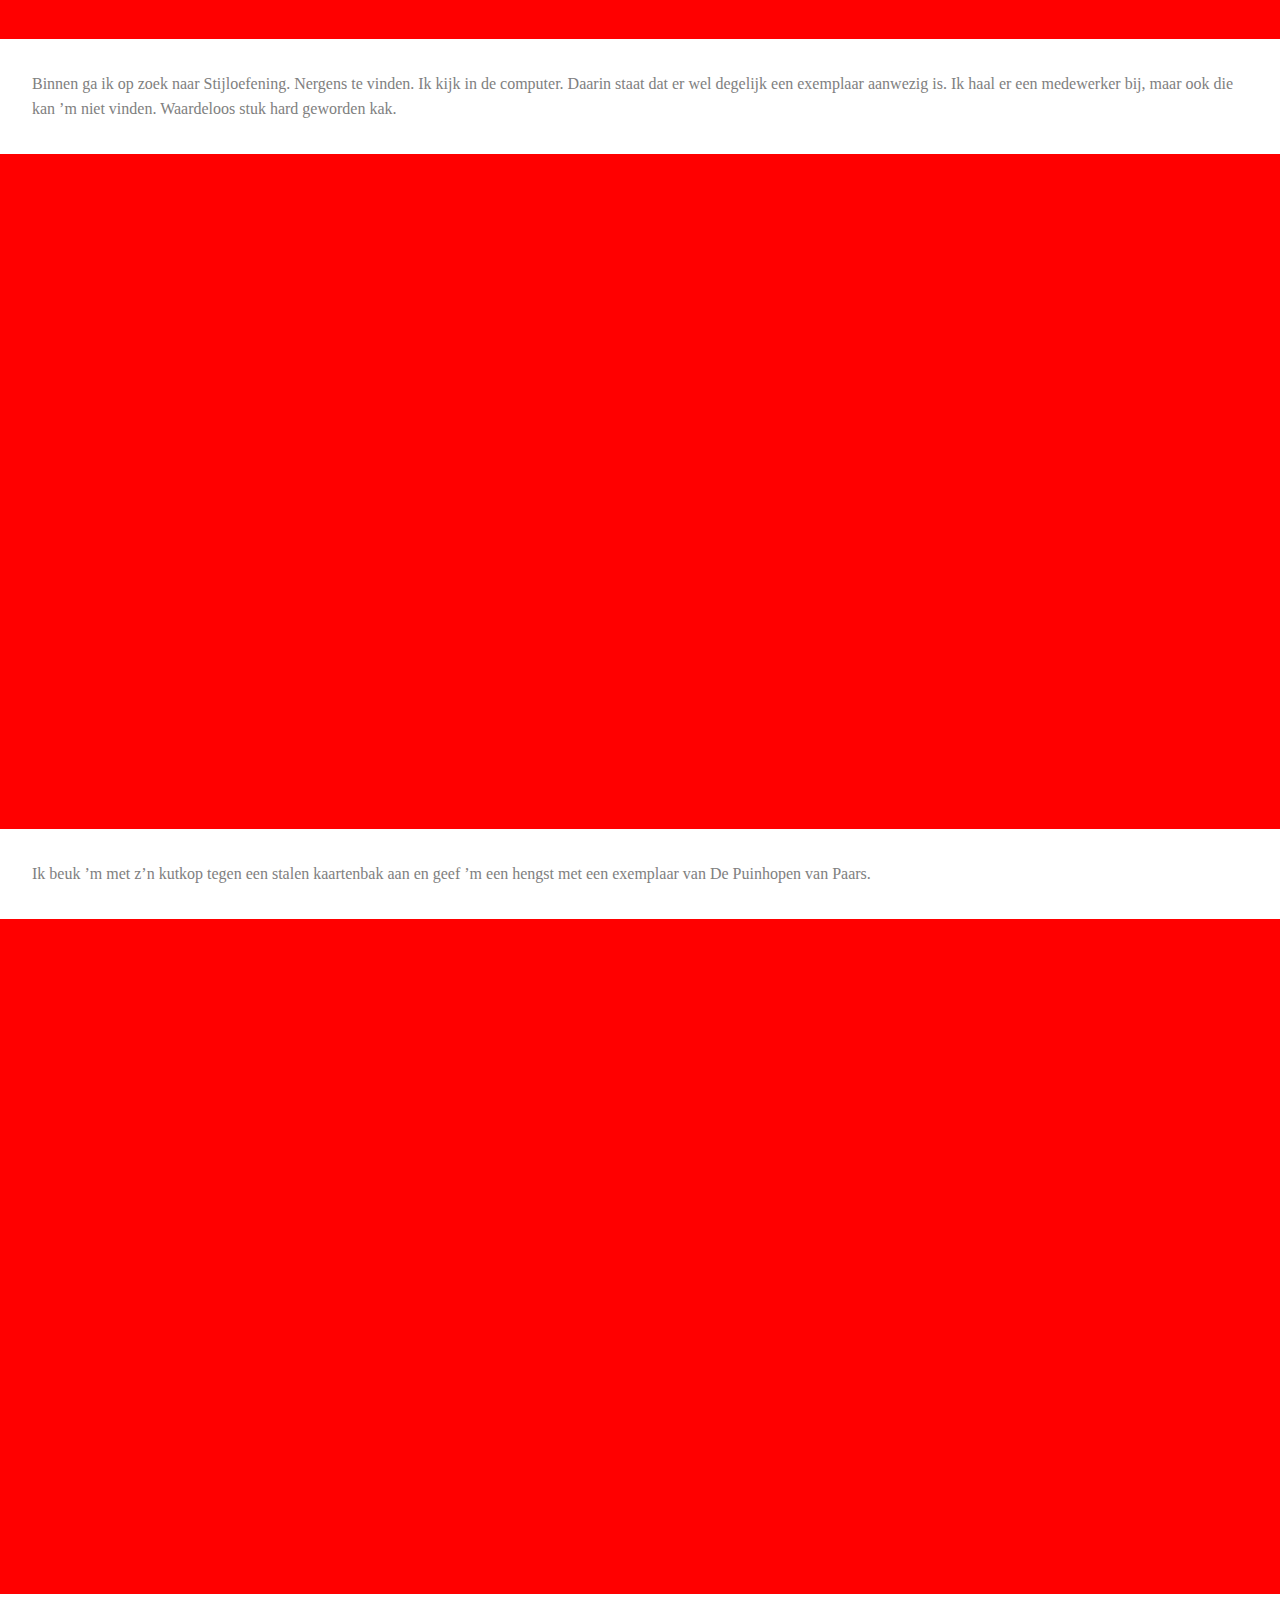
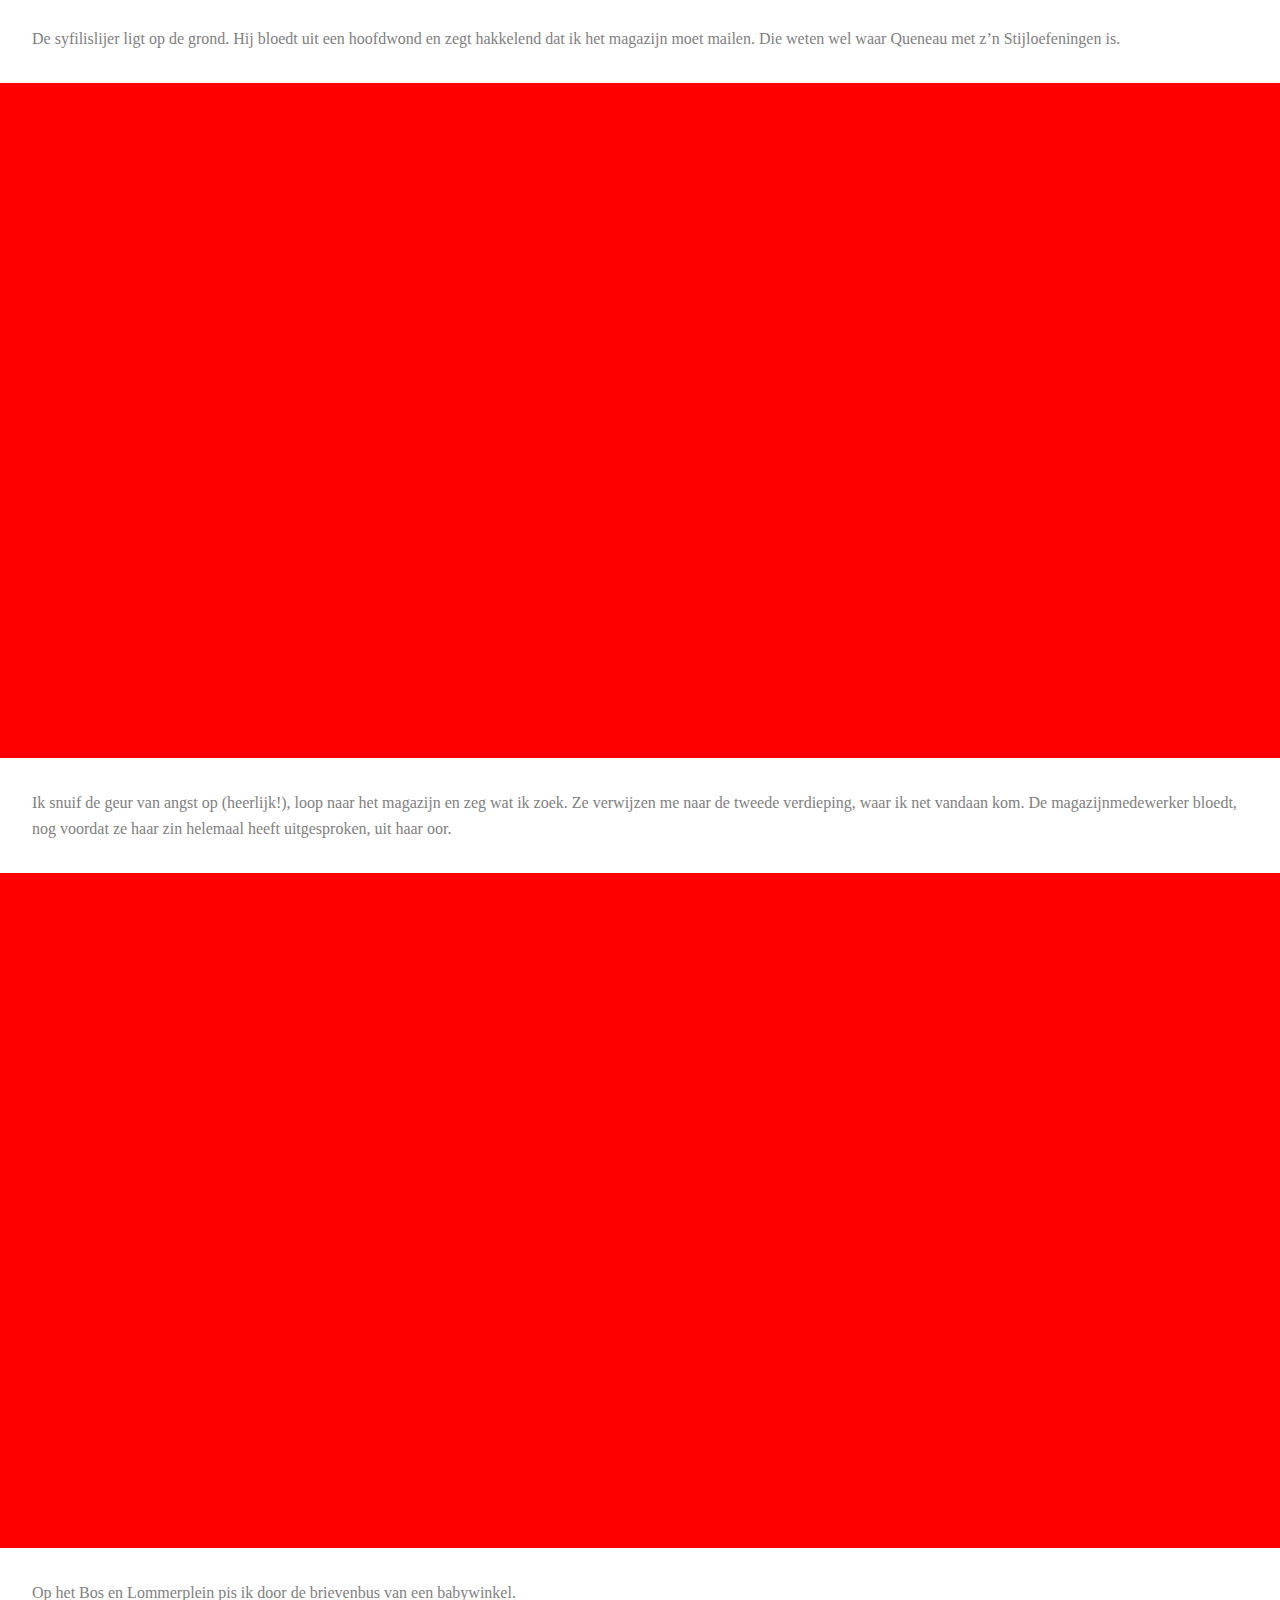
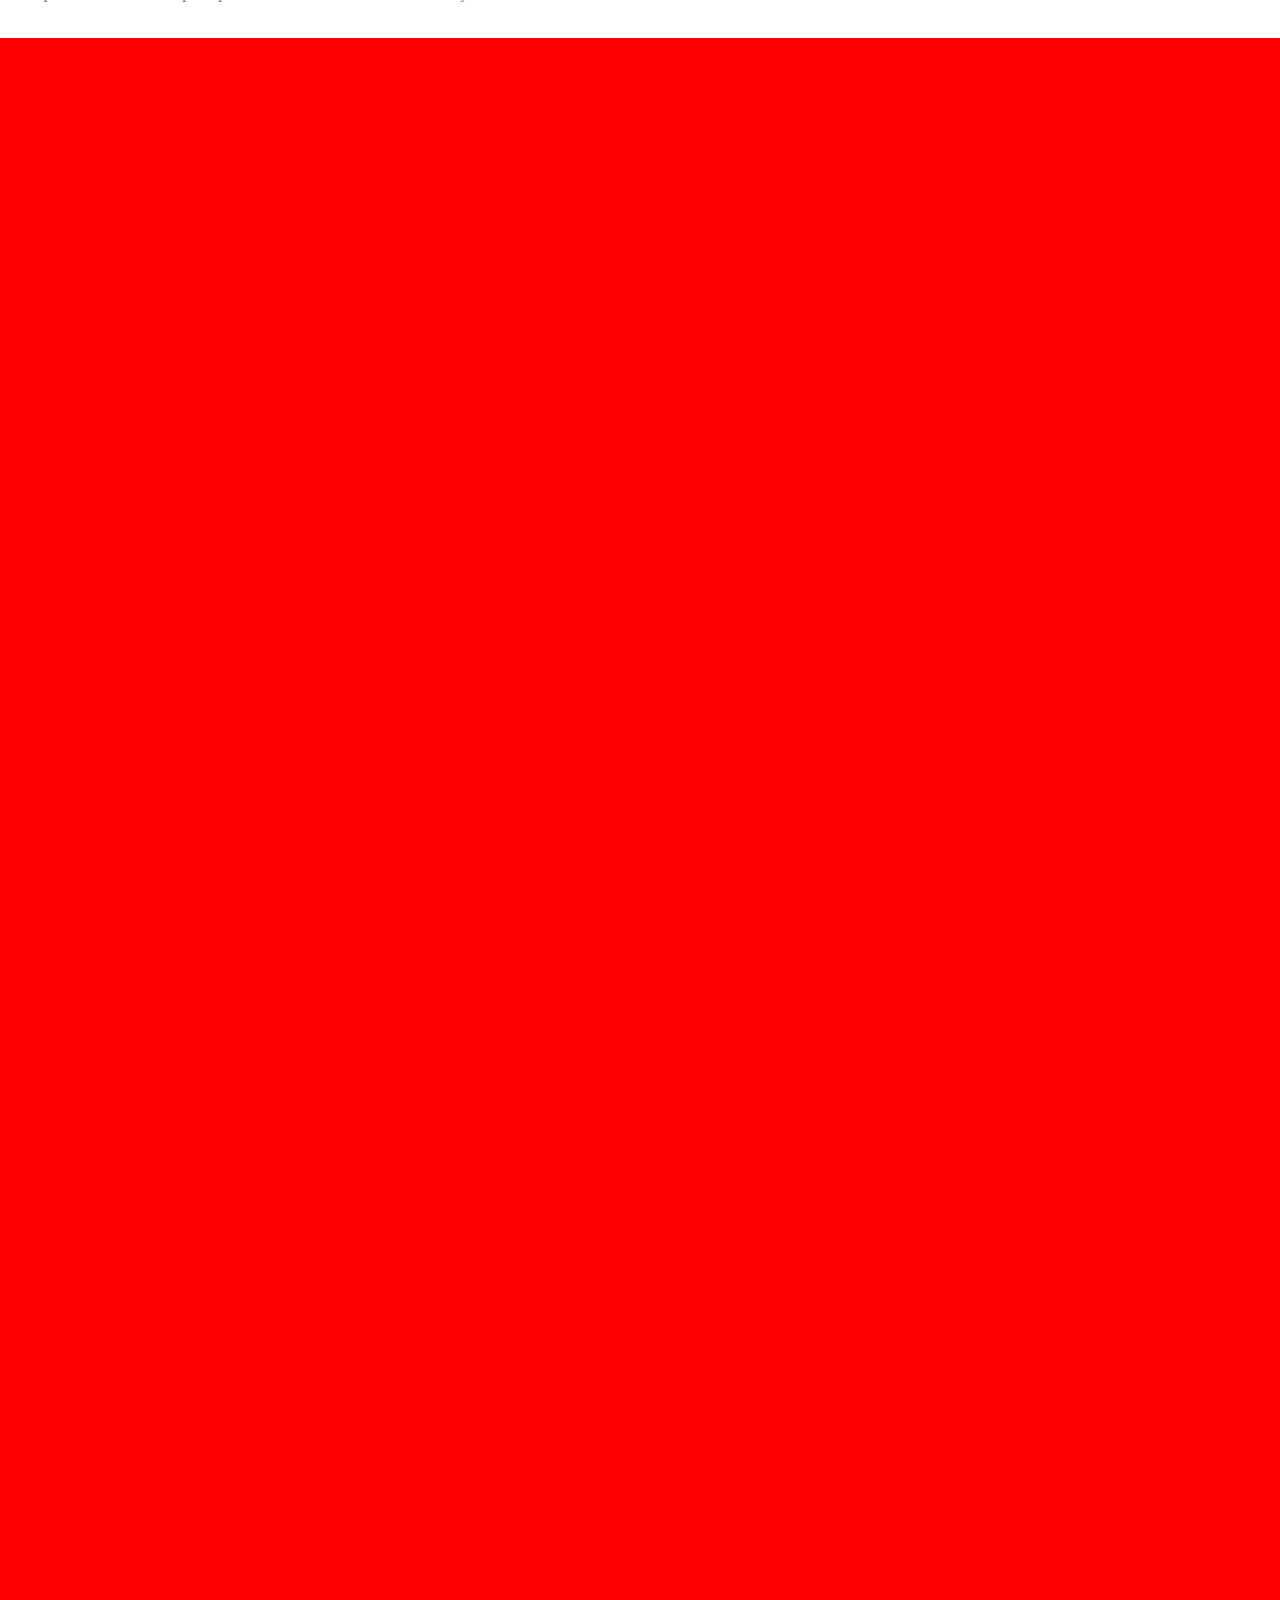
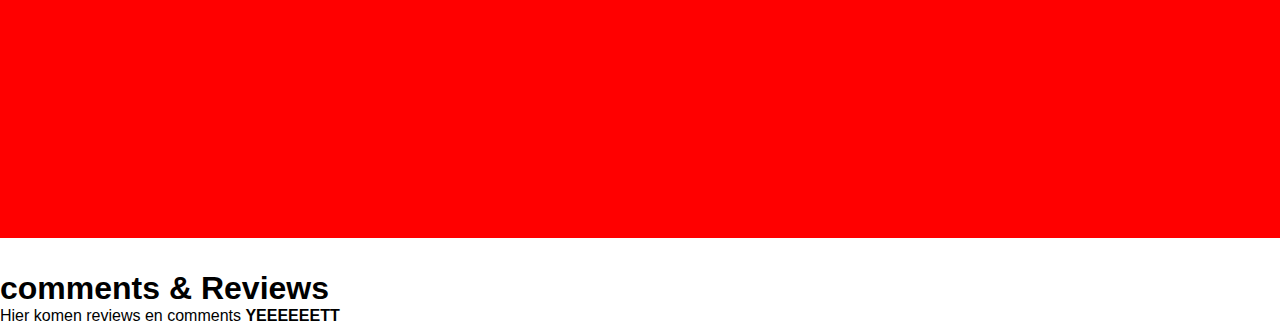
<file: ericLucassen.html>
<!DOCTYPE html>
<html lang="nl">

<head>
    <meta charset="UTF-8">
    <title>99 Verhalen - Home</title>
    <link rel="stylesheet" type="text/css" href="style/styleSyeet.css">
    <link rel="stylesheet" href="https://use.fontawesome.com/releases/v5.5.0/css/all.css" integrity="sha384-B4dIYHKNBt8Bc12p+WXckhzcICo0wtJAoU8YZTY5qE0Id1GSseTk6S+L3BlXeVIU" crossorigin="anonymous">
    <meta name="viewport" content="width=device-width, initial-scale=1">

</head>

<body>

    <header>

       <a class="block" href="index.html">
            <img src="images/logo-uov-negative.svg" alt="Logo U-OV">
        </a>

        <h1>99 Verhalen</h1>

        <form>
            <input type="text" name="search" placeholder="Zoek">
        </form>

        <a class="mijnuov block" href="logIn.html">
            <span class="far fa-user"></span>
        </a>
    <div id="rp-bar"> </div>

    </header>


    <main class="eric">



        <div id="rp-start" class=first-background></div>

        <span class="line"></span>

        <div class=second-background></div>

        <p>Ik stap bus 21 uit terwijl ik mijn zoon op nog geen halve meter hinderlijk achtervolg.</p>

        <div class=storyImage1></div>

        <p>De gore klootzak heeft een uur geleden in z’n luier gescheten en dat pik ik niet. Maar hij slaapt, de hond.</p>

        <div class=storyImage2></div>

        <p>Hordes teringlijers en kankerhoeren lopen van en naar het Centraal Station van Amsterdam. Ik ben op weg naar de Openbare Bibliotheek om in Stijloefeningen van Raymond Queneau te pissen</p>

        <div class=storyImage3></div>

        <p>lopen van en naar het Centraal Station van Amsterdam. Ik ben op weg naar de Openbare Bibliotheek om in Stijloefeningen van Raymond Queneau te pissen. Het miezert. De weg naar de bibliotheek is nat en zompig. Overal bouwputten.</p>

        <div class=storyImage4></div>

        <p>Vlak voor de bibliotheek wordt ik aangeklampt door een of andere buitenlandse hoer die me vraagt waar of dat het postkantoor is.</p>

        <div class=storyImage5></div>

        <p>Rot op kankerwijf. Ik pis op de post. Ze kan een kopstoot van me krijgen. Het loeder strompelt naar een auto die achteruit van haar weg rijdt.</p>

        <div class=storyImage6></div>

        <p>Binnen ga ik op zoek naar Stijloefening. Nergens te vinden. Ik kijk in de computer. Daarin staat dat er wel degelijk een exemplaar aanwezig is. Ik haal er een medewerker bij, maar ook die kan ’m niet vinden. Waardeloos stuk hard geworden kak.</p>

        <div class=storyImage7></div>

        <p>Ik beuk ’m met z’n kutkop tegen een stalen kaartenbak aan en geef ’m een hengst met een exemplaar van De Puinhopen van Paars. </p>

        <div class=storyImage8></div>

        <p>De syfilislijer ligt op de grond. Hij bloedt uit een hoofdwond en zegt hakkelend dat ik het magazijn moet mailen. Die weten wel waar Queneau met z’n Stijloefeningen is.</p>

        <div class=storyImage9></div>

        <p>Ik snuif de geur van angst op (heerlijk!), loop naar het magazijn en zeg wat ik zoek. Ze verwijzen me naar de tweede verdieping, waar ik net vandaan kom. De magazijnmedewerker bloedt, nog voordat ze haar zin helemaal heeft uitgesproken, uit haar oor.</p>

        <div class=storyImage10></div>

        <p>Op het Bos en Lommerplein pis ik door de brievenbus van een babywinkel.</p>

        <div class=second-background></div>

        <span class="line"></span>

        <div class=first-background></div>

    </main>

    <footer id="rp-end">

       <h1>comments &amp; Reviews</h1>

        <p>Hier komen reviews en comments <b>YEEEEEETT</b></p>
    </footer>

     <script src="js/javascript.js"></script>
     <script src="js/scrollBar.js"></script>

</body>

</html>
</file>
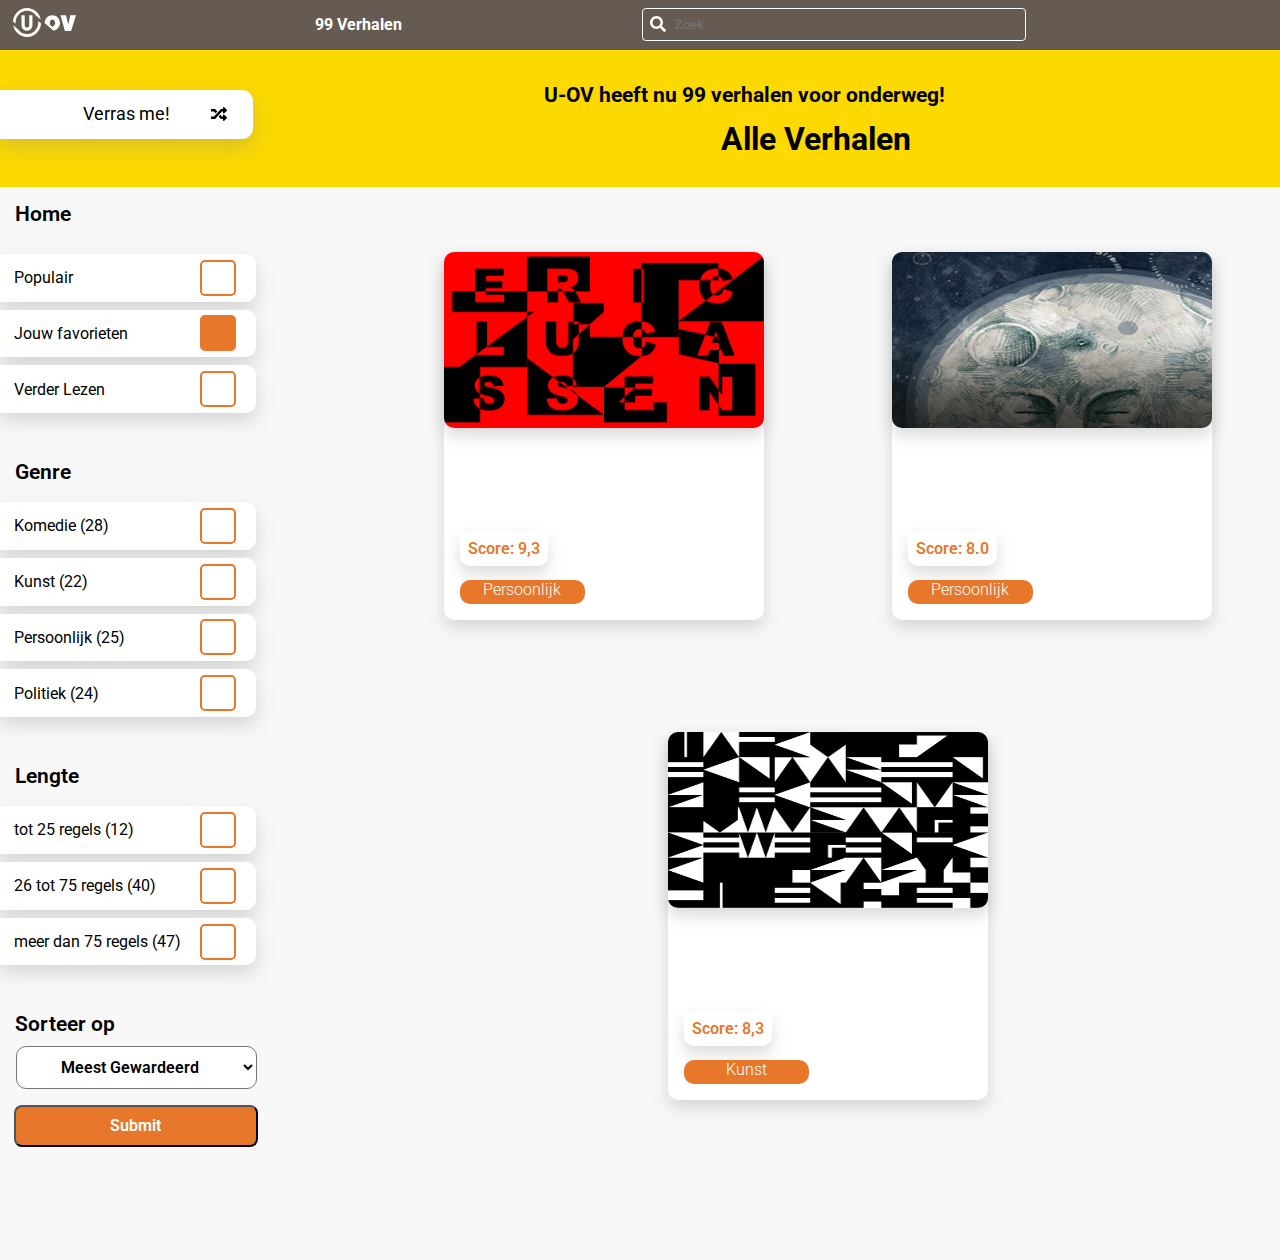
<file: index2.html>
<!DOCTYPE html>
<html lang="nl">

<head>
    <meta charset="UTF-8">
    <link rel="stylesheet" type="text/css" href="style/styleSheet.css">
    <link rel="stylesheet" href="https://use.fontawesome.com/releases/v5.5.0/css/all.css" integrity="sha384-B4dIYHKNBt8Bc12p+WXckhzcICo0wtJAoU8YZTY5qE0Id1GSseTk6S+L3BlXeVIU" crossorigin="anonymous">
    <meta name="viewport" content="width=device-width, initial-scale=1.0">
    <title>99 Verhalen</title>
</head>

<body>

    <header>

        <a class="block" href="index.html">
            <img src="images/logo-uov-negative.svg" alt="Logo U-OV">
        </a>

        <h1>99 Verhalen</h1>

        <form>
            <input type="text" name="search" placeholder="Zoek">
        </form>

        <a class="mijnuov block" href="logIn.html">
            <span class="far fa-user"></span>
        </a>

    </header>

    <main>

        <h2 class="subhead">U-OV heeft nu 99 verhalen voor onderweg!</h2>

        <div>

            <button id="filtersShowBtn" class="block">Filter de verhalen</button>
            <button id="verrasMe" class="block">Verras me!</button>
        </div>

        <section class="hide" id="filters">

            <form action="index.html">

                <fieldset>

                    <legend>Home</legend>

                    <input type="radio" name="homeFilter" id="populair" checked>
                    <label for="populair">Populair</label>

                    <input type="radio" name="homeFilter" id="geliked" checked>
                    <label for="geliked">Jouw favorieten</label>

                    <input type="radio" name="homeFilter" id="VerderLezen">
                    <label for="VerderLezen">Verder Lezen</label>

                    <input type="submit" value="Submit">

                </fieldset>

                <fieldset>

                    <legend>Genre</legend>

                    <input type="checkbox" name="biografie" id="een">
                    <label for="een">Komedie (28)</label>

                    <input type="checkbox" name="detective" id="detective">
                    <label for="detective">Kunst (22)</label>

                    <input type="checkbox" name="dokters" id="dokters">
                    <label for="dokters">Persoonlijk (25)</label>

                    <input type="checkbox" name="griezellig" id="griezellig">
                    <label for="griezellig">Politiek (24)</label>

                    <input type="submit" value="Submit">

                </fieldset>

                <fieldset class="sfeer">

                    <legend>Lengte</legend>

                    <input type="checkbox" name="25regels" id="25regels">
                    <label for="25regels">tot 25 regels (12)</label>

                    <input type="checkbox" name="26-75regels" id="26-75regels">
                    <label for="26-75regels">26 tot 75 regels (40)</label>

                    <input type="checkbox" name="75+regels" id="75+regels">
                    <label for="75+regels">meer dan 75 regels (47)</label>

                    <input type="submit" value="Submit">
                </fieldset>

                <fieldset>
                    <legend>Sorteer op</legend>

                    <select>
                        <option>Meest Gewardeerd</option>
                        <option>Alfabetisch A-Z</option>
                        <option>Alfabetisch Z-A</option>
                        <option>Kortste verhaal</option>
                        <option>Langste verhaal</option>
                    </select>

                </fieldset>

                <input type="submit" value="Submit">

            </form>

        </section>

        <section class="second-main">

            <h2 id="titel" class="head">Alle Verhalen</h2>

            <div class="flex">

                <article>

                    <a href="./verhalen/ericLucassen.html">
                        <img src="images/ericLucassenSplash.png" alt="HeaderImage">
                    </a>

                    <div>
                        <h3>Eric Lucassen</h3>
                        <p class="score">Score: 9,3</p>
                        <h4>Persoonlijk</h4>
                        <span id="star1" class="liked fas fa-star"></span>
                    </div>

                </article>

                <article>

                    <a href="/verhalen/ericLucassen.html">
                        <img src="images/WesternSplash.jpg" alt="HeaderImage">
                    </a>
                    <div>
                        <h3>Western</h3>
                        <p class="score">Score: 8.0</p>
                        <h4>Persoonlijk</h4>
                        <span id="star2" class="liked fas fa-star"></span>
                        <a href="/verhalen/stijlverhaal4.html">
                            <p>Lees dit verhaal</p>
                        </a>
                    </div>

                </article>

                <article>

                    <a href="/verhalen/ericLucassen.html">
                        <img src="images/haikuSplash.png" alt="HeaderImage">
                    </a>

                    <div>
                        <h3>Haiku</h3>
                        <p class="score">Score: 8,3</p>
                        <h4>Kunst</h4>
                        <span id="star3" class="liked fas fa-star"></span>
                    </div>

                </article>

            </div>

        </section>

    </main>

    <script src="js/javascript.js"></script>

</body>

</html>
</file>
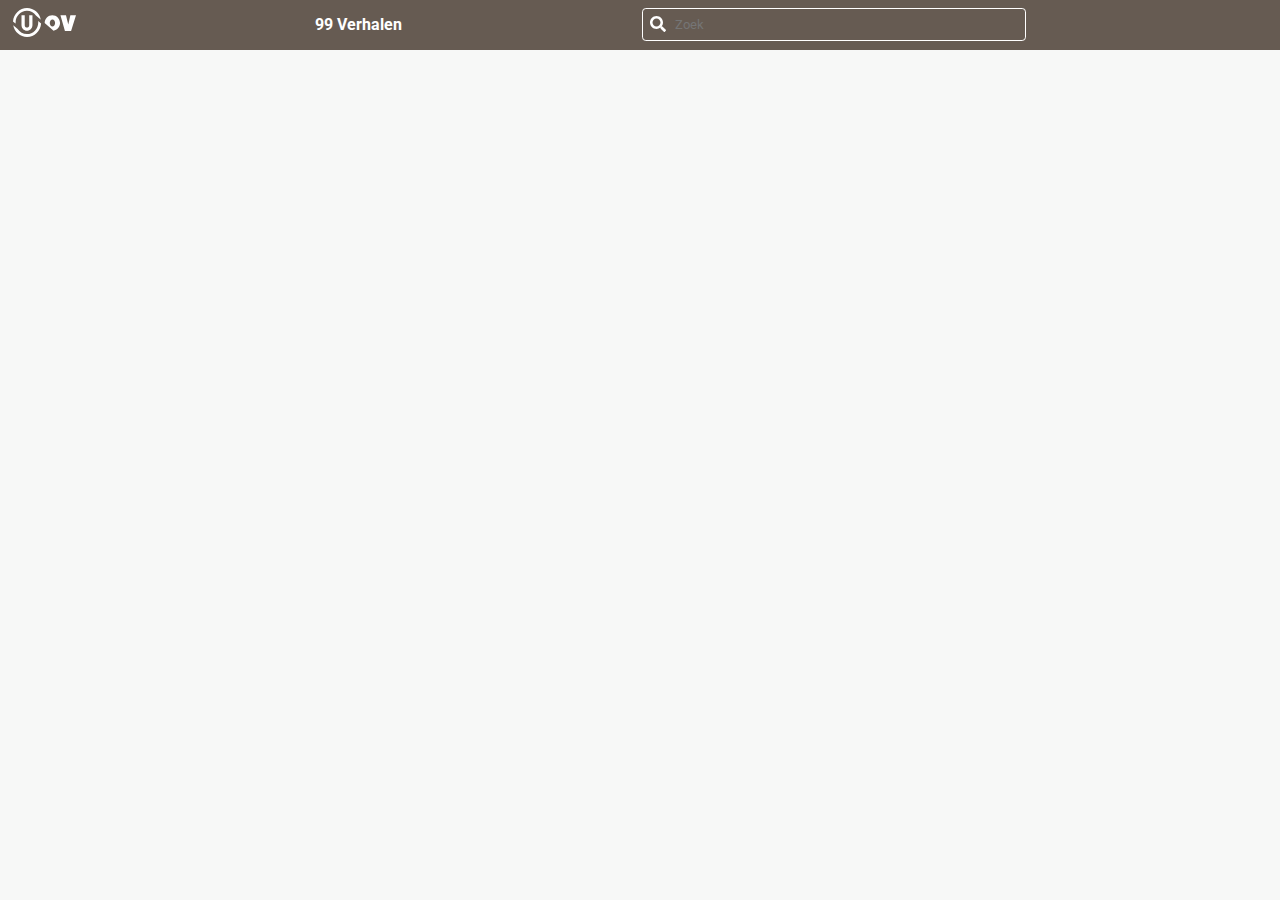
<file: logIn.html>
<!DOCTYPE html>
<html lang="nl">

<head>
    <meta charset="UTF-8">
    <link rel="stylesheet" type="text/css" href="style/styleSheet.css">
    <link rel="stylesheet" href="https://use.fontawesome.com/releases/v5.5.0/css/all.css" integrity="sha384-B4dIYHKNBt8Bc12p+WXckhzcICo0wtJAoU8YZTY5qE0Id1GSseTk6S+L3BlXeVIU" crossorigin="anonymous">
    <meta name="viewport" content="width=device-width, initial-scale=1.0">
    <title>99 Verhalen</title>
</head>

<body>

    <header>

        <a class="block" href="index.html">
            <img src="images/logo-uov-negative.svg" alt="Logo U-OV">
        </a>

        <h1>99 Verhalen</h1>

        <form>
            <input type="text" name="search" placeholder="Zoek">
        </form>

        <a class="mijnuov block" href="mijnUOV.html">
            <span class="far fa-user"></span>
        </a>

    </header>

    <main>


    </main>

    <footer>

    </footer>

    <script src="js/javascript.js"></script>

</body>

</html>
</file>
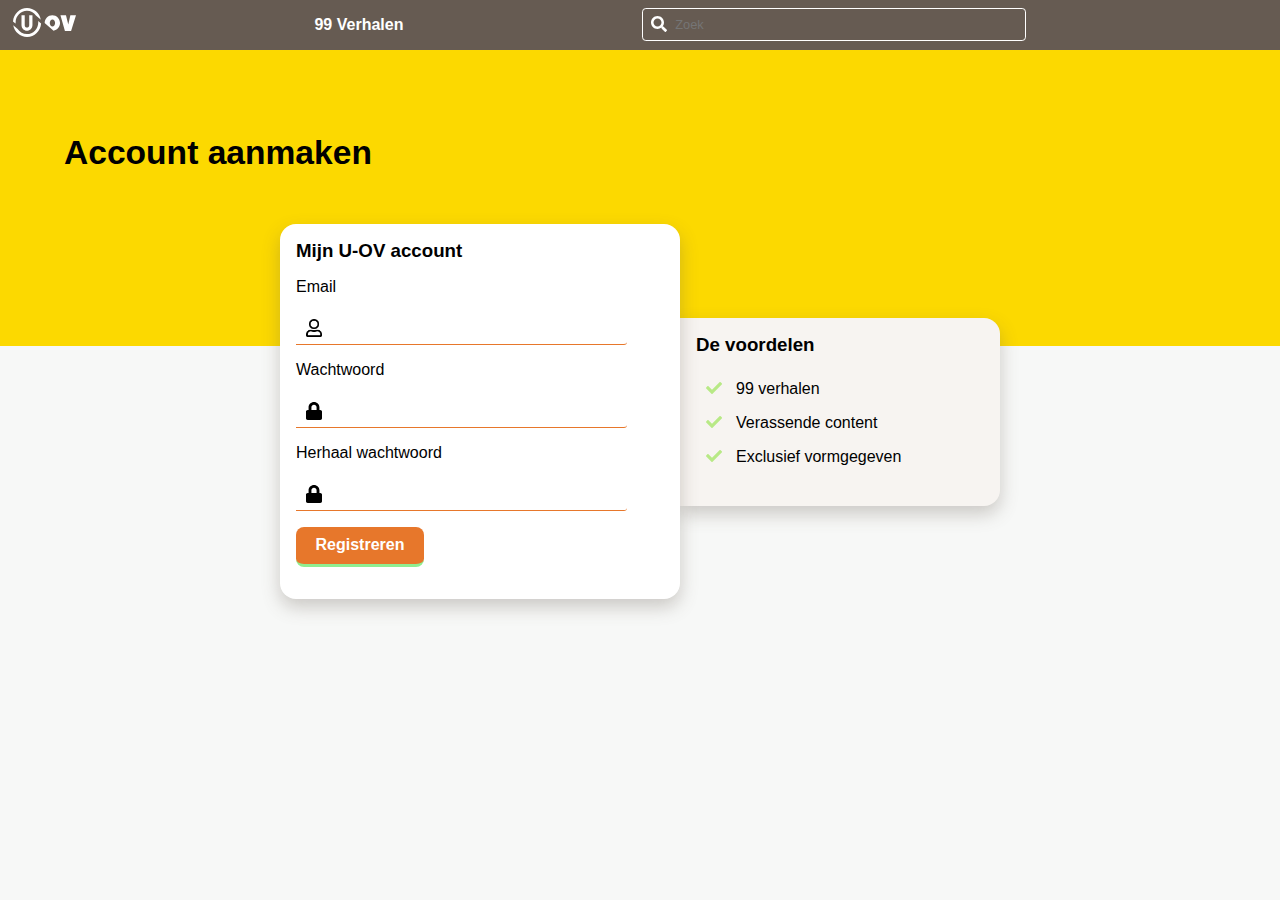
<file: registreren.html>
<!DOCTYPE html>
<html lang="nl">

<head>
    <meta charset="UTF-8">
    <title>99 Verhalen - Home</title>
    <link rel="stylesheet" type="text/css" href="style/styleLogin.css">
    <link rel="stylesheet" href="https://use.fontawesome.com/releases/v5.5.0/css/all.css" integrity="sha384-B4dIYHKNBt8Bc12p+WXckhzcICo0wtJAoU8YZTY5qE0Id1GSseTk6S+L3BlXeVIU" crossorigin="anonymous">
    <meta name="viewport" content="width=device-width, initial-scale=1">

</head>

<body>

    <header>

        <a class="block" href="index.html">
            <img src="images/logo-uov-negative.svg" alt="Logo U-OV">
        </a>

        <h1>99 Verhalen</h1>

        <form>
            <input type="text" name="search" placeholder="Zoek">
        </form>

        <a class="mijnuov block" href="logIn.html">
            <span class="far fa-user"></span>
        </a>

    </header>

    <main>
        <h2 class="inlogTitel">Account aanmaken</h2>
        <section class="loginPage">
                <article>
                   <h3>Mijn U-OV account</h3>
                    <form>
                            <label for="Email">Email</label>
                            <input type="email" name="login" id="Email" required>
                            <label for="Wachtwoord">Wachtwoord</label>
                            <input type="password" name="login" id="Wachtwoord" required minlength="8" maxlength="24">
                            <label for="Wachtwoord">Herhaal wachtwoord</label>
                            <input type="password" name="login" id="Wachtwoord" required minlength="8" maxlength="24">
                        <input type="submit" value="Registreren">
                    </form>
                </article>

                <article>
                    <h3>De voordelen</h3>
                    <ul>
                        <li>99 verhalen</li>
                        <li>Verassende content</li>
                        <li>Exclusief vormgegeven</li>
                    </ul>
                </article>
        </section>
    </main>


<footer></footer>

</body>

</html>
</file>
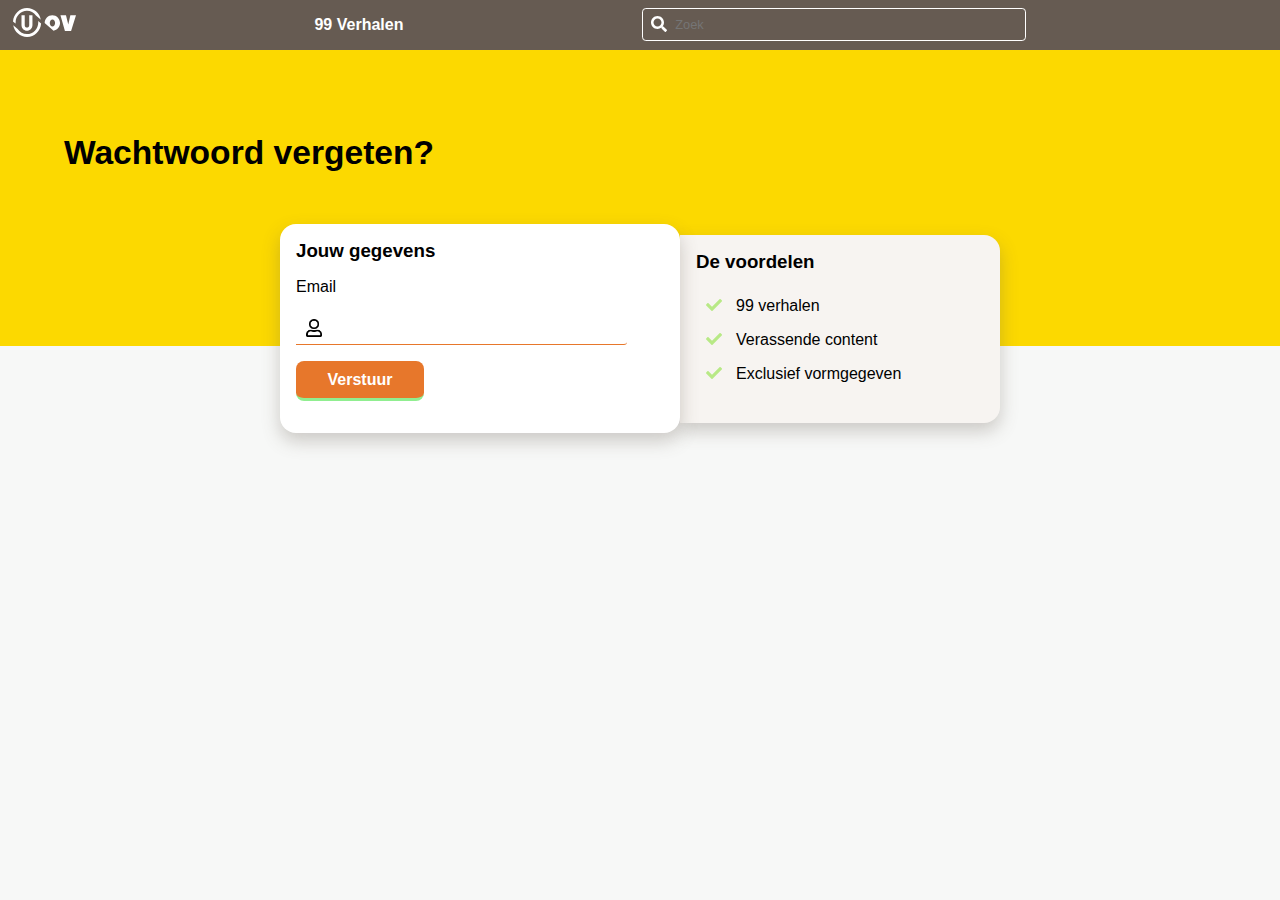
<file: wachtwoordVergeten.html>
<!DOCTYPE html>
<html lang="nl">

<head>
    <meta charset="UTF-8">
    <title>99 Verhalen - Home</title>
    <link rel="stylesheet" type="text/css" href="style/styleLogin.css">
    <link rel="stylesheet" href="https://use.fontawesome.com/releases/v5.5.0/css/all.css" integrity="sha384-B4dIYHKNBt8Bc12p+WXckhzcICo0wtJAoU8YZTY5qE0Id1GSseTk6S+L3BlXeVIU" crossorigin="anonymous">
    <meta name="viewport" content="width=device-width, initial-scale=1">

</head>

<body>

    <header>

        <a class="block" href="index.html">
            <img src="images/logo-uov-negative.svg" alt="Logo U-OV">
        </a>

        <h1>99 Verhalen</h1>

        <form>
            <input type="text" name="search" placeholder="Zoek">
        </form>

        <a class="mijnuov block" href="logIn.html">
            <span class="far fa-user"></span>
        </a>

    </header>

    <main>
        <h2 class="inlogTitel">Wachtwoord vergeten?</h2>
        <section class="loginPage">
                <article>
                   <h3>Jouw gegevens</h3>
                    <form>
                            <label for="Email">Email</label>
                            <input type="email" name="login" id="Email" required>
                        <a href="index.html"><input type="submit" value="Verstuur"></a>
                    </form>
                </article>

                <article>
                    <h3>De voordelen</h3>
                    <ul>
                        <li>99 verhalen</li>
                        <li>Verassende content</li>
                        <li>Exclusief vormgegeven</li>
                    </ul>
                </article>
        </section>
    </main>


<footer></footer>

</body>

</html>
</file>
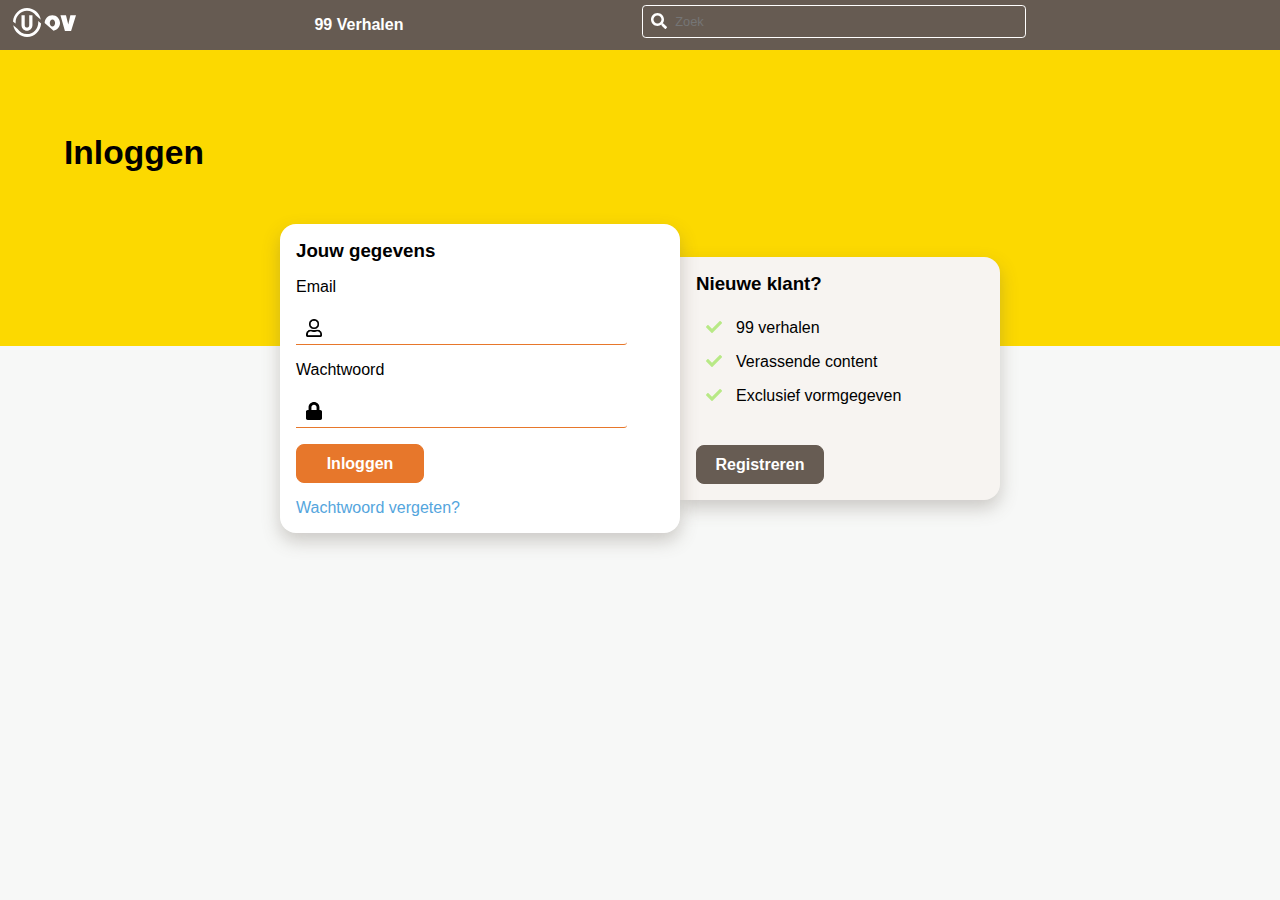
<file: dev_mobile/logIn.html>
<!DOCTYPE html>
<html lang="nl">

<head>
    <meta charset="UTF-8">
    <title>99 Verhalen - Home</title>
    <link rel="stylesheet" type="text/css" href="style/styleLogin.css">
    <link rel="stylesheet" href="https://use.fontawesome.com/releases/v5.5.0/css/all.css" integrity="sha384-B4dIYHKNBt8Bc12p+WXckhzcICo0wtJAoU8YZTY5qE0Id1GSseTk6S+L3BlXeVIU" crossorigin="anonymous">
    <meta name="viewport" content="width=device-width, initial-scale=1">

</head>

<body>

    <header>

        <a class="block" href="index.html">
            <img src="images/logo-uov-negative.svg" alt="Logo U-OV">
        </a>

        <h1>99 Verhalen</h1>

        <form>
            <input type="text" name="search" placeholder="Zoek">
        </form>

        <a class="mijnuov block" href="logIn.html">
            <span class="far fa-user"></span>
        </a>

    </header>

    <main>
        <h2 class="inlogTitel">Inloggen</h2>
        <section class="loginPage">
                <article>
                   <h3>Jouw gegevens</h3>
                    <form>
                            <label for="Email">Email</label>
                            <input type="email" name="login" id="Email" required>
                            <label for="Wachtwoord">Wachtwoord</label>
                            <input type="password" name="login" id="Wachtwoord" required minlength="8" maxlength="24">
                        <input type="submit" value="Inloggen">
                    </form>
                    <a href="wachtwoordVergeten.html">Wachtwoord vergeten?</a>
                </article>

                <article>
                    <h3>Nieuwe klant?</h3>
                    <ul>
                        <li>99 verhalen</li>
                        <li>Verassende content</li>
                        <li>Exclusief vormgegeven</li>
                    </ul>
                    <a class="registreren" href="registreren.html">Registreren</a>
                </article>
        </section>
    </main>


<footer></footer>

</body>

</html>
</file>
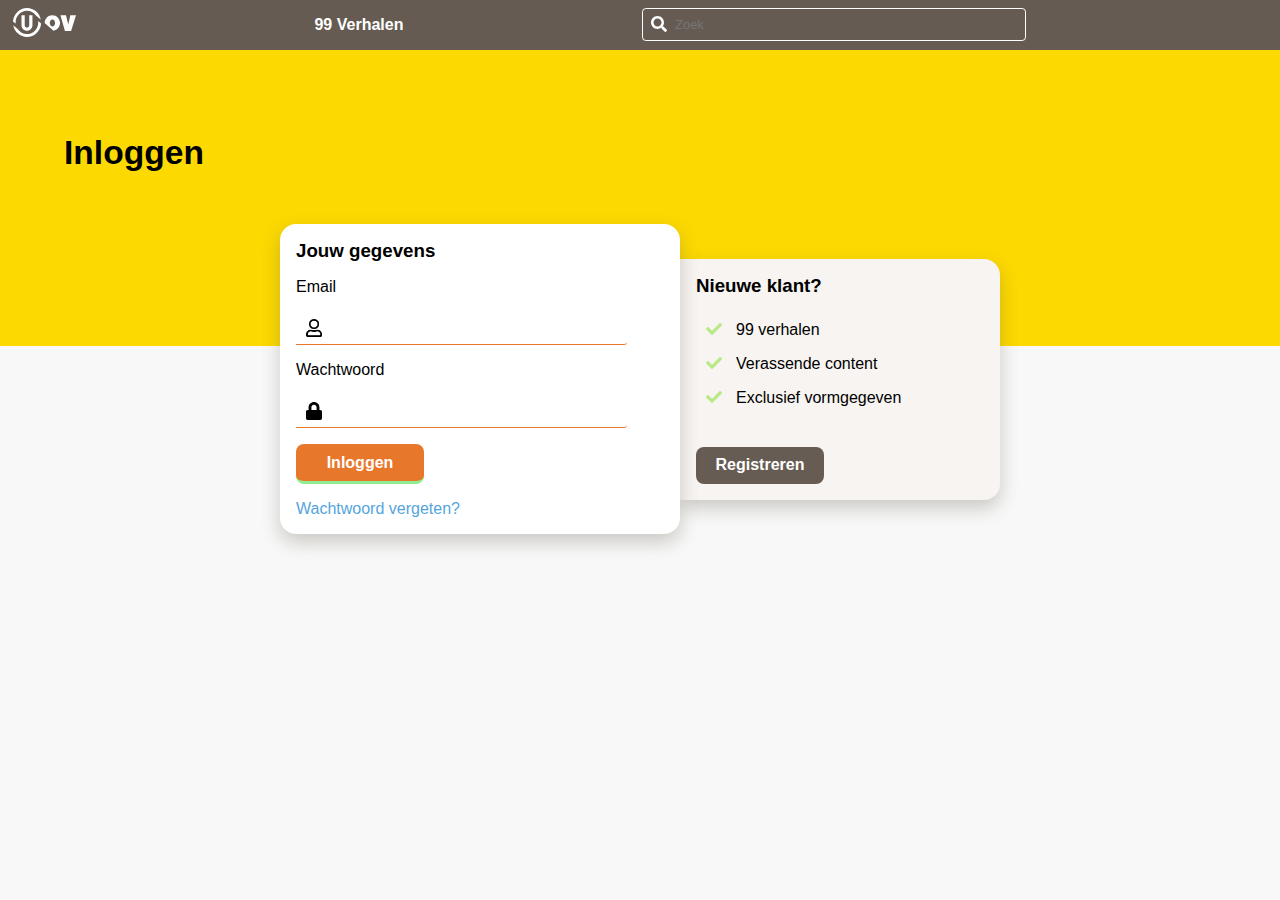
<file: gebruiker/logIn.html>
<!DOCTYPE html>
<html lang="nl">

<head>
    <meta charset="UTF-8">
    <title>99 Verhalen - Home</title>
    <link rel="stylesheet" type="text/css" href="..//style/styleLogin.css">
    <link rel="stylesheet" href="https://use.fontawesome.com/releases/v5.5.0/css/all.css" integrity="sha384-B4dIYHKNBt8Bc12p+WXckhzcICo0wtJAoU8YZTY5qE0Id1GSseTk6S+L3BlXeVIU" crossorigin="anonymous">
    <meta name="viewport" content="width=device-width, initial-scale=1">

</head>

<body>

    <header>

        <a class="block" href="..//index.html">
            <img src="..//images/logo-uov-negative.svg" alt="Logo U-OV">
        </a>

        <h1>99 Verhalen</h1>

        <form>
            <input type="text" name="search" placeholder="Zoek">
        </form>

        <a class="mijnuov block" href="..//logIn.html">
            <span class="far fa-user"></span>
        </a>

    </header>

    <main>
        <h2 class="inlogTitel">Inloggen</h2>
        <section class="loginPage">
                <article>
                   <h3>Jouw gegevens</h3>
                    <form>
                            <label for="Email">Email</label>
                            <input type="email" name="login" id="Email" required>
                            <label for="Wachtwoord">Wachtwoord</label>
                            <input type="password" name="login" id="Wachtwoord" required minlength="8" maxlength="24">
                        <input type="submit" value="Inloggen">
                    </form>
                    <a href="wachtwoordVergeten.html">Wachtwoord vergeten?</a>
                </article>

                <article>
                    <h3>Nieuwe klant?</h3>
                    <ul>
                        <li>99 verhalen</li>
                        <li>Verassende content</li>
                        <li>Exclusief vormgegeven</li>
                    </ul>
                    <a class="registreren" href="registreren.html">Registreren</a>
                </article>
        </section>
    </main>
</body>

</html>
</file>
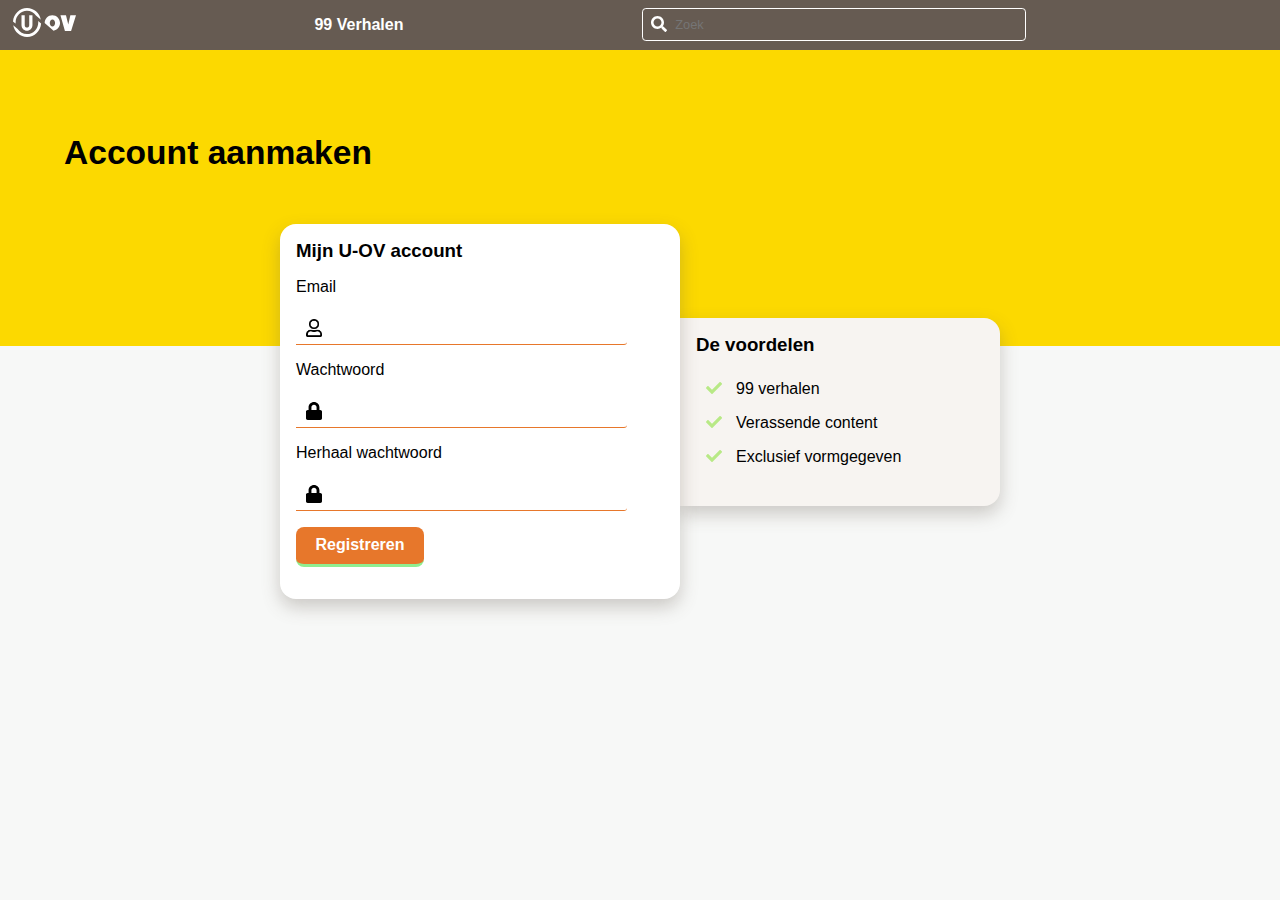
<file: gebruiker/registreren.html>
<!DOCTYPE html>
<html lang="nl">

<head>
    <meta charset="UTF-8">
    <title>99 Verhalen - Home</title>
    <link rel="stylesheet" type="text/css" href="..//style/styleLogin.css">
    <link rel="stylesheet" href="https://use.fontawesome.com/releases/v5.5.0/css/all.css" integrity="sha384-B4dIYHKNBt8Bc12p+WXckhzcICo0wtJAoU8YZTY5qE0Id1GSseTk6S+L3BlXeVIU" crossorigin="anonymous">
    <meta name="viewport" content="width=device-width, initial-scale=1">

</head>

<body>

    <header>

        <a class="block" href="..//index.html">
            <img src="..//images/logo-uov-negative.svg" alt="Logo U-OV">
        </a>

        <h1>99 Verhalen</h1>

        <form>
            <input type="text" name="search" placeholder="Zoek">
        </form>

        <a class="mijnuov block" href="logIn.html">
            <span class="far fa-user"></span>
        </a>

    </header>

    <main>
        <h2 class="inlogTitel">Account aanmaken</h2>
        <section class="loginPage">
                <article>
                   <h3>Mijn U-OV account</h3>
                    <form>
                            <label for="Email">Email</label>
                            <input type="email" name="login" id="Email" required>
                            <label for="Wachtwoord1">Wachtwoord</label>
                            <input type="password" name="login" id="Wachtwoord1" required minlength="8" maxlength="24">
                            <label for="Wachtwoord2">Herhaal wachtwoord</label>
                            <input type="password" name="login" id="Wachtwoord2" required minlength="8" maxlength="24">
                        <input type="submit" value="Registreren">
                    </form>
                </article>

                <article>
                    <h3>De voordelen</h3>
                    <ul>
                        <li>99 verhalen</li>
                        <li>Verassende content</li>
                        <li>Exclusief vormgegeven</li>
                    </ul>
                </article>
        </section>
    </main>


</body>

</html>
</file>
<file: style/styleSheet.css>
@import url('https://fonts.googleapis.com/css?family=Roboto');


@media screen and (min-width: 0em) {

    * {
        box-sizing: border-box;
        margin: 0;
        padding: 0;
        font-family: 'Roboto', sans-serif;
    }

    main section form fieldset legend {
        margin-bottom: 0.5em;
        padding-top: 0.7em;
        padding-left: 0.7em;
    }

    .block {
        align-self: center
    }

    body {
        background-color: rgb(247, 248, 247)
    }

    body header {
        background-color: rgb(102, 91, 82);
        width: 100vw;
        height: 3.1em;
        display: flex;
        justify-content: space-between;
        position: fixed;
        z-index: 100;
    }

    body header a img {
        height: 1.8em;
        margin-left: 0.8em;
        align-self: center;
    }

    body header h1 {
        color: white;
        font-size: 1em;
        text-align: center;
        align-self: center;
    }

    body header form input {
        width: 30vw;
        max-width: 45vw;
        box-sizing: border-box;
        border: 0;
        outline: 0;
        border: 0.5px solid white;
        border-radius: 0.3em;
        font-size: 0.8rem;
        background: transparent;
        background-size: 1rem;
        background-position: 0.6em 0.6em;
        background-repeat: no-repeat;
        background-image: url('..//images/search-solid-white.svg');
        padding: 0.625em 1.25em 0.625em 2.5em;
        -webkit-transition: width 0.4s ease-in-out;
        transition: width 0.4s ease-in-out;
        margin-top: 0.6em;
    }

    body header form input:focus {
        width: 50vw;
        color: white;
        text-decoration: underline
    }

    .mijnuov {
        text-decoration: none;
        color: white;
        align-self: center;
        font-size: 1.5rem;
        margin-right: 0.625em;
    }

    main section h2 {
        text-align: center;
        margin: 1em 0em 1em 0em;
    }

    main section form fieldset select {
        width: 16em;
        text-align: center;
        padding: 0;
        padding-top: 0.6em;
        padding-bottom: 0.6em;
        border-radius: 0.625em 0.625em 0.625em 0.625em;
        color: black;
        background-color: white;
        font-size: 1em;
        font-weight: 600;
        margin-bottom: 1em;
        margin-left: 0.9em;
    }

    main section form input[type="submit"] {
        width: 16em;
        text-align: center;
        padding: 0;
        padding-top: 0.6em;
        padding-bottom: 0.6em;
        border-radius: 0.5em;
        color: white;
        background-color: #e7772b;
        font-size: 1em;
        font-weight: 600;
        margin-bottom: 1em;
        margin-left: 0.9em;
    }

    .subhead {
        padding-top: 3.2em;
        font-size: 1.3em;
        text-align: center;
        margin: auto;
        background-color: rgb(252, 217, 0);
    }

    #filtersShowBtn {
        width: 90vw;
        height: 2.81em;
        background-color: white;
        border-radius: 0em 0.625em 0.625em 0em;
        border: 0px;
        box-shadow: 0em 0.5em 1.125em 0em rgba(136, 136, 136, 0.3);
        text-align: left;
        padding-left: 1em;
        font-weight: 700;
        font-size: 1.1rem;
        background: white;
        background-size: 1rem;
        background-position: 80vw;
        background-repeat: no-repeat;
        background-image: url('..//images/search-solid-black.svg');
        margin-top: 1.1em;
        z-index: 20;
    }

    #verrasMe {
        width: 90vw;
        height: 2.81em;
        background-color: white;
        border-radius: 0em 0.625em 0.625em 0em;
        border: 0px;
        box-shadow: 0em 0.5em 1.125em 0em rgba(136, 136, 136, 0.3);
        text-align: left;
        padding-left: 1em;
        font-weight: 400;
        font-size: 1.1rem;
        background: white;
        background-size: 1rem;
        background-position: 80vw;
        background-repeat: no-repeat;
        background-image: url('..//images/random-solid.svg');
        margin-top: 1em;
        z-index: 20;
    }

    #filters {
        height: 100%;
        width: 100vw;
        background-color: rgb(252, 217, 0);
    }

    body main div {
        background-color: rgb(252, 217, 0);
        padding-bottom: 1.5em;
    }

    main section form {
        width: 90vw;
    }

    main section form fieldset {
        border: none;
    }

    main section form fieldset label {
        padding: 0.625em;
        margin-bottom: 0.2em;
        background-color: white;
        border-radius: 0em 0.625em 0.625em 0em;
        border: 0px;
        box-shadow: 0em 0.5em 1.125em 0em rgba(136, 136, 136, 0.3);
        display: flex;
        flex-direction: row;
        width: 100%;
        position: relative;
        padding: 0.9em;
    }

    main section form fieldset label::after {
        content: "";
        width: 2em;
        height: 2em;
        background-color: white;
        border-style: solid;
        border-color: #e7772b;
        border-width: 2px;
        margin: 0em 0em 0em 1em;
        display: inline-block;
        border-radius: 5px;
        position: absolute;
        right: 1.25em;
        top: 50%;
        transform: translateY(-50%);
    }

    main section form fieldset [type=checkbox]:checked + label::after {
        background-color: #e7772b;
    }

    main section form fieldset [type=radio]:checked + label::after {
        background-color: #e7772b;
    }

    main section form fieldset input {
        display: none;
    }

    legend {
        font-weight: 600;
        font-size: 1.3rem;
    }

    body main section article {
        padding: 0em 1em 0em 1em;
        height: 18.75em;
        margin-bottom: 1em;
    }

    main section article img {
        width: 85vw;
        height: 17em;
        border-radius: 0.625em 0.625em 0.625em 0.625em;
        border: 0px;
        box-shadow: 0em 0.5em 1em 0em rgba(136, 136, 136, 0.3);
        z-index: 1;
        position: absolute;
    }

    main section article div {
        background-color: white;
        border-radius: 0.625em 0.625em 0.625em 0.625em;
        box-shadow: 0em 0.5em 1em 0em rgba(136, 136, 136, 0.3);
        width: 18em;
        height: 7.5em;
        position: relative;
        margin-left: auto;
        z-index: 10;
        top: 8.5em;
    }

    main section article div h3 {
        font-size: 1rem;
        font-weight: 700;
        color: #000;
        padding: 1em 0em 0em 1.25em;
    }

    .score {
        font-size: 1.1rem;
        font-weight: 600;
        border-radius: 0.625em 0.625em 0.625em 0.625em;
        margin: 0em 0em 0em 0em;
        padding: 0.5em;
        box-shadow: 0em 0.5em 1em 0em rgba(136, 136, 136, 0.3);
        color: #e7772b;
        background-color: white;
        position: absolute;
        right: 0.0em;
        top: -8.8em;
    }

    main section article div h4 {
        font-size: 1.0rem;
        font-weight: 300;
        background-color: #e7772b;
        border-radius: 0.625em;
        width: 40%;
        text-align: center;
        margin: 0em 0em 0em 0em;
        padding-top: 2px;
        padding-bottom: 2px;
        color: white;
        position: absolute;
        bottom: 1em;
        left: 1.25em;
    }

    body main section article div span {
        font-size: 2em;
        font-weight: 300;
        margin: 0em -0.5em -0.5em 0em;
        position: absolute;
        right: 1.25em;
        bottom: 1em;
        color: lightgray;
    }

    .liked {
        color: rgb(252, 217, 0);
    }

    .notLiked {
        color: rgb(252, 217, 0);
    }

    body main section div article div a p {
        display: none;
    }

    .flex {
        background-color: transparent;
    }

    .show{
        display: block;
    }

    .hide{
        display: none;
    }
}


@media screen and (min-width: 32em) {

    #filtersShowBtn {
        width: 40vw;
        margin-top: 1.5em;
        border-radius: 0.625em 0.625em 0.625em 0.625em;
        text-align: center;
        padding-left: 0em;
        background: white;
        background-size: 1rem;
        background-position: 35vw;
        background-repeat: no-repeat;
        background-image: url('..//images/search-solid-black.svg');
    }

    #verrasMe {
        width: 40vw;
        margin-top: 1.5em;
        border-radius: 0.625em 0.625em 0.625em 0.625em;
        text-align: center;
        padding-left: 0em;
        background: white;
        background-size: 1rem;
        background-position: 35vw;
        background-repeat: no-repeat;
        background-image: url('..//images/random-solid.svg');
    }

    #filters {
        padding-top: 1em;

    }

    .subhead {
        padding-top: 4em;
        font-size: 1.3em;
        text-align: center;
        margin: auto;
        background-color: rgb(252, 217, 0);
    }

    main section form {
        margin: auto;
        width: 70vw;
    }

    main section form fieldset label {
        background-color: white;
        flex-direction: row;
        width: 70vw;
        margin: 1em 0em 1em 0em;
        border-radius: 0.625em 0.625em 0.625em 0.625em;
    }

    body main div {
        display: flex;
        justify-content: space-around;
    }

    .flex {
        display: flex;
        flex-flow: column wrap;
    }

    body main section article {
        height: 12em;
        width: 90vw;
        margin-left: auto;
        margin-right: auto;
    }

    main section article a img {
        width: 35vw;
        height: 11em;
        margin-left: auto;
        z-index: 10;
    }

    main section article div {

        width: 85vw;
        height: 11em;
        margin-right: inherit;
        z-index: 1;
        top: 0px;
    }

    main section article div h3 {
        position: absolute;
        padding-right: 2em;
        left: 35vw;
        top: 1em;
    }

    main section article div h4 {
        width: 7.8em;
        position: absolute;
        height: 1.5em;
        left: 35vw;
        z-index: 90;
        margin: 0em 0em 0em 1em;
    }

    body main section article div span {
        right: 1em;
        margin: 0em -0.5em -0.5em 0em;
    }

    .score {
        font-size: 1.0rem;
        margin: 0em 0em 0em 1em;
        right: auto;
        left: 35vw;
        top: 5.5em;
    }
}


@media screen and (min-width: 52em) {

    #filtersShowBtn {
        width: 40vw;
        margin-top: 2em;
        border-radius: 0.625em 0.625em 0.625em 0.625em;
        text-align: center;
        padding-left: 0em;
        background: white;
        background-size: 1rem;
        background-position: 35vw;
        background-repeat: no-repeat;
        background-image: url('..//images/search-solid-black.svg');
    }

    #verrasMe {
        width: 40vw;
        margin-top: 2em;
        border-radius: 0.625em 0.625em 0.625em 0.625em;
        text-align: center;
        padding-left: 0em;
        background: white;
        background-size: 1rem;
        background-position: 35vw;
        background-repeat: no-repeat;
        background-image: url('..//images/random-solid.svg');
    }

    #filters {
        padding-top: 1em;
        height: 100%;

    }

    .subhead {
        padding-top: 4em;
        font-size: 1.3em;
        text-align: center;
        margin: auto;
        background-color: rgb(252, 217, 0);
    }

    main section form fieldset select {
        width: 100%;
        text-align: center;
        padding: 0;
        padding-top: 0.6em;
        padding-bottom: 0.6em;
        border-radius: 0.625em 0.625em 0.625em 0.625em;
        color: black;
        background-color: white;
        font-size: 1em;
        font-weight: 600;
        margin-bottom: 1em;
    }

    main section form {
        width: 90vw;
        display: flex;
        flex-flow: row wrap;
        justify-content: space-between;
        margin: auto;

    }

    main section form fieldset label {
        background-color: white;
        flex-direction: row;
        width: 28vw;
        margin: 1em 0em 1em 0em;
        border-radius: 0.625em 0.625em 0.625em 0.625em;
    }

    .flex {
        margin: auto;
    }

    body main section article {
        height: 12em;
        width: 47em;
        margin-left: auto;
        margin-right: auto;
    }

    main section article a img {
        width: 18em;
        height: 11em;
        z-index: 10;
    }

    body main section div article div a p {
        left: 16.3em;
    }

    main section article div h3 {
        left: 18em;
    }

    .score {
        left: 18em;
    }

    main section article div {
        width: 45em;
    }

    .score {
        font-size: 1.0rem;
        margin: 0em 0em 0em -0.2em;
        right: auto;
        left: auto;
        top: 5.5em;
    }

    main section article div h4 {
        width: 7.8em;
        position: absolute;
        height: 1.5em;
        left: auto;
        z-index: 90;
        margin: 0em 0em 0em 1em;
    }
}


@media screen and (min-width: 70em) {

    body main div {
        display: flex;
        justify-content: space-around;
    }

    .flex {
        display: flex;
        flex-flow: wrap;
    }

    #filters {
        padding-top: 0em;
        height: 35vh;

    }

    main section form input[type="submit"] {
        width: 16em;

    }

    main section form fieldset select {
        width: 94%;

    }

    #verrasMe {
        width: 40vw;
        margin-top: 2em;
    }

    #filtersShowBtn {
        margin-top: 2em;
    }

    .subhead {
        padding-top: 4em;
        font-size: 1.3em;
        text-align: center;
        margin: auto;
        background-color: rgb(252, 217, 0);
    }

    main section form {
        width: 90vw;
        display: flex;
        justify-content: space-between;
        margin: auto;

    }

    main section form fieldset label {
        background-color: white;
        flex-direction: row;
        width: 16em;
        margin: 1em 0em 1em 0em;
        border-radius: 0.625em 0.625em 0.625em 0.625em;
    }

    body main section article {
        height: 26em;
        width: 20.5em;
        margin: 1em;
    }

    main section article a img {
        width: 20em;
        height: 11em;
        z-index: 10;
    }

    main section article div {
        width: 20em;
        margin: 0;
        height: 23em;
        z-index: 1;
        top: 0px;
    }

    main section article div h3 {
        position: absolute;
        font-size: 1.2em;
        left: 1em;
        bottom: 5.5em;
        width: 15em;
        display: flex;
        align-items: center;
        height: 4em;
        margin: 0;
        padding: 0;

    }

    main section article div h4 {
        padding: 0em;
        position: absolute;
        height: 1.5em;
        top: auto;
        bottom: 1em;
        left: 1em;
        z-index: 90;
        margin: 0em 0em 0em 0em;
    }

    .score {
        position: absolute;
        top: auto;
        bottom: 3.4em;
        right: auto;
        left: 1.2em;
    }

    .likes {
        right: 1em;
        top: 9.2em;
    }

    body main section article div span {
        right: 1em;
        margin: 0em -0.5em -0.5em 0em;
    }

    body main section article div a p:last-of-type {
        width: 12em;
        margin: 0em;
        left: 1em;
        position: absolute;
    }

}


@media screen and (min-width: 80em) {

    .second-main {
        margin-left: 23em;
        margin-right: auto;
        margin-top: -3.6em;
        width: 70vw;
    }

    .buttons {
        justify-content: flex-start;
    }

    #filtersShowBtn {
        display: none;
    }

    .flex {
        margin-top: 3.9em;
        display: flex;
        justify-content: space-around;

    }

    #verrasMe {
        text-align: left;
        width: 14.4em;
        margin-top: 4em;
        border-radius: 0em 0.625em 0.625em 0em;
        text-align: center;
        position: absolute;
        left: 0em;
        top: 1.1em;
        background-position: 12em;

    }

    #filters {

        width: 16em;
        height: 90vh;
        background-color: transparent;
        position: absolute;
    }

    main section form {
        width: 90vw;
        display: flex;
        flex-flow: column;
    }

    main section form fieldset legend {
        padding-left: 0.7em;
    }

    main section form fieldset {
        width: 16em;
        margin-top: 1em;
    }

    main section form fieldset:first-of-type {
        width: 16em;
        margin-top: 0em;
        padding-top: 0.6em;
    }

    main section form fieldset {
        width: 16em;
        margin-top: 1.5em;
    }

    main section form fieldset select {
        margin-left: 1em;
    }

    main section form fieldset label {
        background-color: white;
        flex-direction: row;
        margin: 0.5em 0.5em 0.5em 0em;
        width: 16em;
        border-radius: 0em 0.625em 0.625em 0em;
    }

    body main div{
        padding-bottom: 5em;
    }

    .head {
        text-align: center;
        color: #000;
        font-size: 2em;
        margin-bottom: 1.1em;
        margin-top: -2.1em;
        font-weight: bolder;

    }

    .subhead{
        padding-left: 10em;

    }

    main section article a img {
        width: 20em;
        height: 11em;
        z-index: 10;
        margin: auto;
    }

    body main section article {
        height: 26em;
        width: 20.5em;
        margin: 2em 2em 2em 2em;
    }

    main section form input[type="submit"] {
        width: 15.2em;

    }

    main section form fieldset select {
        width: 94%;

    }

      .hide{
        display: block;
    }

}
</file>
<file: dev_mobile/style/styleSheet.css>
@import url('https://fonts.googleapis.com/css?family=Roboto');

@media screen and (min-width: 0em) {

    * {
        box-sizing: border-box;
        margin: 0;
        padding: 0;
        font-family: 'Roboto', sans-serif;
    }

    .block {
        align-self: center
    }

    body {
        background-color: rgb(247, 248, 247)
    }

    body header {
        background-color: rgb(102, 91, 82);
        width: 100vw;
        height: 3.1em;
        display: flex;
        justify-content: space-between;
        position: fixed;
        z-index: 100;
    }

    body header a img {
        height: 1.8em;
        margin-left: 0.8em;
        align-self: center;
    }

    body header h1 {
        color: white;
        font-size: 1em;
        flex-grow: <2>;
        text-align: center;
        align-self: center;
    }

    body header form input {
        width: 30vw;
        max-width: 45vw;
        box-sizing: border-box;
        border: 0;
        outline: 0;
        border: 0.5px solid white;
        border-radius: 0.3em;
        font-size: 0.8rem;
        background: transparent;
        background-size: 1rem;
        background-position: 0.6em 0.6em;
        background-repeat: no-repeat;
        background-image: url('..//images/search-solid-white.svg');
        padding: 0.625em 1.25em 0.625em 2.5em;
        -webkit-transition: width 0.4s ease-in-out;
        transition: width 0.4s ease-in-out;
        margin-top: 0.375em;

    }

    body header form input:focus {
        width: 50vw;
        color: white;
        text-decoration: underline
    }

    .mijnuov {
        text-decoration: none;
        color: white;
        flex-grow: <0>;
        align-self: center;
        font-size: 1.5rem;
        margin-right: 0.625em;
    }

    #filtersShowBtn {
        width: 90vw;
        height: 2.81em;
        background-color: white;
        border-radius: 0em 0em 0.625em 0em;
        border: 0px;
        box-shadow: 0em 0.5em 1.125em 0em rgba(136, 136, 136, 0.3);
        text-align: left;
        padding-left: 1em;
        font-weight: 700;
        font-size: 1.1rem;
        background: white;
        background-size: 1rem;
        background-position: 80vw;
        background-repeat: no-repeat;
        background-image: url('..//images/search-solid-black.svg');
        margin-top: 2.85em;
        z-index: 20;
    }

    #verrasMe {
        width: 90vw;
        height: 2.81em;
        background-color: white;
        border-radius: 0em 0.625em 0.625em 0em;
        border: 0px;
        box-shadow: 0em 0.5em 1.125em 0em rgba(136, 136, 136, 0.3);
        text-align: left;
        padding-left: 1em;
        font-weight: 400;
        font-size: 1.1rem;
        background: white;
        background-size: 1rem;
        background-position: 80vw;
        background-repeat: no-repeat;
        background-image: url('..//images/random-solid.svg');
        margin-top: 0.7em;
        z-index: 20;
    }

    #filters {
        height: 100vh;
        width: 100vw;
        background-color: rgb(252, 217, 0);

    }

    body main div {
        background-color: rgb(252, 217, 0);
        padding-bottom: 1.5em;
    }

    main section form {
        width: 90vw;
    }

    main section form fieldset {
        border: none;
    }

    main section form fieldset label {
        padding: 0.625em;
        margin-bottom: 0.2em;
        background-color: white;
        border-radius: 0em 0.625em 0.625em 0em;
        border: 0px;
        box-shadow: 0em 0.5em 1.125em 0em rgba(136, 136, 136, 0.3);
        display: flex;
        flex-direction: row;
        width: 100%;
        position: relative;
        padding: 0.9em;
    }

    main section form fieldset label::after {
        content: "";
        width: 2em;
        height: 2em;
        background-color: white;
        border-style: solid;
        border-color: orange;
        border-width: 2px;
        margin: 0em 0em 0em 1em;
        display: inline-block;
        border-radius: 5px;
        position: absolute;
        right: 1.25em;
        top: 50%;
        transform: translateY(-50%);
    }

    main section form fieldset [type=checkbox]:checked + label::after {
        background-color: orange;
    }

    main section form fieldset [type=radio]:checked + label::after {
        background-color: orange;
    }

    main section form fieldset input {
        display: none;
    }

    legend {
        font-weight: 600;
        font-size: 1.3rem;
    }

    body main section article {
        padding: 0em 1em 0em 1em;
        height: 18.75em;
        margin-bottom: 0.625em;
    }


    main section article img {
        width: 85vw;
        height: 17em;
        border-radius: 0.625em 0.625em 0.625em 0.625em;
        border: 0px;
        box-shadow: 0em 0.5em 1em 0em rgba(136, 136, 136, 0.3);
        z-index: 1;
        position: absolute;
    }

    main section article div {
        background-color: white;
        border-radius: 0.625em 0.625em 0.625em 0.625em;
        box-shadow: 0em 0.5em 1em 0em rgba(136, 136, 136, 0.3);
        width: 18em;
        height: 7.5em;
        position: relative;
        margin-left: auto;
        z-index: 10;
        top: 8.5em;
    }

    main section article div h3 {
        font-size: 1rem;
        font-weight: 700;
        color: #000;
        padding: 1em 0em 0em 1.25em;
    }

    .score {
        font-size: 1.1rem;
        font-weight: 600;
        border-radius: 0.625em 0.625em 0.625em 0.625em;
        margin: 0em 0em 0em 0em;
        padding: 0.5em;
        box-shadow: 0em 0.5em 1em 0em rgba(136, 136, 136, 0.3);
        color: orange;
        background-color: white;
        position: absolute;
        right: 0.0em;
        top: -7.75em;
    }

    main section article div h4 {
        font-size: 1.0rem;
        font-weight: 300;
        background-color: orange;
        border-radius: 0.625em;
        width: 40%;
        text-align: center;
        margin: 0em 0em 0em 0em;
        padding-top: 2px;
        padding-bottom: 2px;
        color: white;
        position: absolute;
        bottom: 1em;
        left: 1.25em;
    }

    body main section article div span {
        font-size: 2rem;
        font-weight: 300;
        margin: 0em -0.5em -0.5em 0em;
        position: absolute;
        right: 1.25em;
        bottom: 1em;
        color: lightgray;
    }

    .liked {
        color: orangered;
    }


    body main section div article div a p {
        display: none;
    }

    .flex {
        background-color: transparent;
    }
}

@media screen and (min-width: 32em) {

    #filtersShowBtn {
        width: 40vw;
        margin-top: 4em;
        border-radius: 0.625em 0.625em 0.625em 0.625em;
        text-align: center;
        padding-left: 0em;
        background: white;
        background-size: 1rem;
        background-position: 35vw;
        background-repeat: no-repeat;
        background-image: url('..//images/search-solid-black.svg');
    }

    #verrasMe {
        width: 40vw;
        margin-top: 4em;
        border-radius: 0.625em 0.625em 0.625em 0.625em;
        text-align: center;
        padding-left: 0em;
        background: white;
        background-size: 1rem;
        background-position: 35vw;
        background-repeat: no-repeat;
        background-image: url('..//images/search-solid-black.svg');
    }

    #filters {
        padding-top: 1em;
    }

    main section form {
        margin: auto;
        width: 70vw;
    }

    main section form fieldset label {
        background-color: white;
        flex-direction: row;
        width: 70vw;
        margin: 1em 0em 1em 0em;
        border-radius: 0.625em 0.625em 0.625em 0.625em;
    }

    body main div {
        display: flex;
        justify-content: space-around;
    }

    .flex {
        display: flex;
        flex-flow: column wrap;
    }

    body main section article {
        height: 12em;
        width: 90vw;
        margin-left: auto;
        margin-right: auto;
    }

    main section article a img {
        width: 35vw;
        height: 11em;
        margin-left: auto;
        z-index: 10;
    }

    main section article div {

        width: 85vw;
        height: 11em;
        margin-right: inherit;
        z-index: 1;
        top: 0px;
    }

    main section article div h3 {
        position: absolute;
        padding-right: 2em;
        left: 35vw;
        top 1em;
    }

    main section article div h4 {
        width: 7.8em;
        position: absolute;
        height: 1.5em;
        left: 35vw;
        z-index: 90;
        margin: 0em 0em 0em 1em;
    }

    body main section article div span {
        right: 1em;
        margin: 0em -0.5em -0.5em 0em;
    }

    .score {
        font-size: 1.0rem;
        margin: 0em 0em 0em 1em;
        right: auto;
        left: 35vw;
        top: 5.5em;
    }
}

@media screen and (min-width: 45em) {

    body main section div article div a p {
        display: block;
        position: absolute;
        color: black;
        text-decoration: underline;
        font-size: 1.1em;
        left: 35vw;
        z-index: 90;
        bottom: 1em;
        margin: 0em 0em 0em 1em;

    }

    .score {
        font-size: 1.0rem;
        margin: 0em 0em 0em 1em;
        right: auto;
        left: 35vw;
        top: 4.6em;
    }

    main section article div h4 {
        width: 7.8em;
        position: absolute;
        height: 1.5em;
        top: 5em;
        left: auto;
        right: 1em;
        z-index: 90;
        margin: 0em 0em 0em 1em;
    }

}

@media screen and (min-width: 52em) {

    #filtersShowBtn {
        width: 40vw;
        margin-top: 4em;
        border-radius: 0.625em 0.625em 0.625em 0.625em;
        text-align: center;
        padding-left: 0em;
        background: white;
        background-size: 1rem;
        background-position: 35vw;
        background-repeat: no-repeat;
        background-image: url('..//images/search-solid-black.svg');
    }

    #verrasMe {
        width: 40vw;
        margin-top: 4em;
        border-radius: 0.625em 0.625em 0.625em 0.625em;
        text-align: center;
        padding-left: 0em;
        background: white;
        background-size: 1rem;
        background-position: 35vw;
        background-repeat: no-repeat;
        background-image: url('..//images/search-solid-black.svg');
    }

    #filters {
        padding-top: 1em;
        height: 50vh;
    }

    main section form {
        width: 90vw;
        display: flex;
        flex-flow: row wrap;
        justify-content: space-between;
        margin: auto;

    }

    main section form fieldset label {
        background-color: white;
        flex-direction: row;
        width: 28vw;
        margin: 1em 0em 1em 0em;
        border-radius: 0.625em 0.625em 0.625em 0.625em;
    }

    .flex {
        margin: auto;
    }

    body main section article {
        height: 12em;
        width: 47em;
        margin-left: auto;
        margin-right: auto;
    }

    main section article a img {
        width: 18em;
        height: 11em;
        z-index: 10;
    }

    body main section div article div a p {
        left: 16.3em;
    }

    main section article div h3 {
        left: 18em;
    }

    .score {
        left: 18em;
    }

    main section article div {
        width: 45em;
    }

    main section article div h4 {
        width: 7.8em;
        position: absolute;
        height: 1.5em;
        top: 5em;
        left: auto;
        right: 1em;
        z-index: 90;
        margin: 0em 0em 0em 1em;
    }
}

@media screen and (min-width: 70em) {

    body main div {
        display: flex;
        justify-content: space-around;
    }

    .flex {
        display: flex;
        flex-flow: wrap;
    }

    #filters {
        padding-top: 1em;
        height: 35vh;
    }

    main section form {
        width: 90vw;
        display: flex;
        justify-content: space-between;
        margin: auto;

    }

    main section form fieldset label {
        background-color: white;
        flex-direction: row;
        width: 16em;
        margin: 1em 0em 1em 0em;
        border-radius: 0.625em 0.625em 0.625em 0.625em;
    }

    body main section article {
        height: 26em;
        width: 20.5em;
        margin: 1em;
    }

    main section article a img {
        width: 20em;
        height: 11em;
        z-index: 10;
    }

    main section article div {
        width: 20em;
        margin: 0;
        height: 25em;
        z-index: 1;
        top: 0px;
    }

    main section article div h3 {
        position: absolute;
        font-size: 1.2em;
        left: 1em;
        bottom: 7em;
        width: 15em;
        display: flex;
        align-items: center;
        height: 4em;
        margin: 0;
        padding: 0;

    }

    main section article div h4 {
        padding: 0em;
        position: absolute;
        height: 1.5em;
        left: 31em;
        top: auto;
        bottom: 5em;
        left: 1em;
        z-index: 90;
        margin: 0em 0em 0em 0em;
    }

    .score {
        position: absolute;
        top: auto;
        bottom: 5em;
        right: 1em;
        left: auto;
        width:

    }

    .likes {
        right: 1em;
        top: 9.2em;
    }

    body main section article div span {
        right: 1em;
        margin: 0em -0.5em -0.5em 0em;
    }

    body main section article div a p:last-of-type {
        width: 12em;
        margin: 0em;
        left: 1em;
        position: absolute;
    }

}

@media screen and (min-width: 83em) {

    .second-main {
        margin-left: 16em;
        margin-top: -3.6em;
    }

    .buttons {
        justify-content: flex-start;
    }

    #filtersShowBtn {
        display: none;
    }

    .flex {
        margin-top: 3.9em;
        display: flex;
        justify-content: space-around;
    }

    #verrasMe {
        text-align: left;
        width: 15em;
        margin-top: 4em;
        border-radius: 0em 0.625em 0.625em 0em;
        text-align: center;
        background-position: 13em;

    }

    #filters {
        display: block;
        width: 16em;
        height: 90vh;
        background-color: transparent;
        position: absolute;
    }

    main section form {
        width: 90vw;
        display: flex;
        flex-flow: column;
    }

    main section form fieldset {
        width: 16em;
        margin-top: 1.5em;
    }

    main section form fieldset:first-of-type {
        width: 16em;
        margin-top: 0em;
    }

    main section form fieldset label {
        background-color: white;
        flex-direction: row;
        margin: 0.5em;
        width: 16em;
        border-radius: 0em 0.625em 0.625em 0em;
    }

    .head {
        text-align: center;
        color: #000;
        font-size: 2em;
        margin-bottom: 1.1em;
        margin-top: -2.1em;
        font-weight: bolder;

    }
}
</file>
<file: style/styleSyeet.css>
/*Header*/

    * {
        box-sizing: border-box;
        margin: 0;
        padding: 0;
        font-family: 'Roboto', sans-serif;
    }

    body header {
        background-color: rgb(102, 91, 82);
        width: 100vw;
        height: 3.1em;
        display: flex;
        justify-content: space-between;
        position: fixed;
        z-index: 100;
    }

    body header a {
        align-self: center;
    }

    body header a img {
        height: 1.8em;
        margin-left: 0.8em;
        align-self: center;
    }

    body header h1 {
        color: white;
        font-size: 1em;
        flex-grow: <2>;
        text-align: center;
        align-self: center;
    }

    body header form input {
        width: 30vw;
        max-width: 45vw;
        box-sizing: border-box;
        border: 0;
        outline: 0;
        border: 0.5px solid white;
        border-radius: 0.3em;
        font-size: 0.8rem;
        background: transparent;
        background-size: 1rem;
        background-position: 0.6em 0.6em;
        background-repeat: no-repeat;
        padding: 0.625em 1.25em 0.625em 2.5em;
        -webkit-transition: width 0.4s ease-in-out;
        transition: width 0.4s ease-in-out;
        margin-top: 0.375em;
        background-image: url('..//images/search-solid-white.svg');
    }

    body header form input:focus {
        width: 50vw;
        color: white;
        text-decoration: underline
    }

    .mijnuov {
        text-decoration: none;
        color: white;
        flex-grow: <0>;
        align-self: center;
        font-size: 1.5rem;
        margin-right: 0.625em;
    }



    /* Scroll Bar

       Bron:https://www.cssscript.com/tiny-reading-progress-indicator-pure-javascript-rpbar-js/
    */

    #rp-bar {
        width: 100%;
        top: 3em;
        right: 0;
        position: fixed;
        -webkit-box-shadow: 0 0 0px 4px black;
        -moz-box-shadow: 0 0 0px 4px black;
        box-shadow: 0 0 0px 4px black;
    }

    #rp-bar div {
        height: 100%;
        float: left;
        overflow: hidden;
        position: relative;
    }

    #rp-read {
        background-color: red;
    }

    #rp-unread {
        background-color: black;
    }


    /*Eric Lucassen Verhaal*/

    .eric p {
        font-family: Verdana;
        line-height: 1.6;
        color: grey;
        font-size: 1em;
        margin: 2em 2em;
    }

    .eric div {

        background-color: red;

        width: 100vw;

        background-attachment: fixed;
        background-position: center;
        background-repeat: no-repeat;
        background-size: cover;

    }

    .first-background {
        height: 100vh;
        background-image: url("https://x-track.github.io/dev/images/first-mobile.png");
    }

    .second-background {
        height: 100vh;
        background-image: url("https://x-track.github.io/dev/images/second-mobile.png");
    }

    .storyImage1,
    .storyImage2,
    .storyImage3,
    .storyImage4,
    .storyImage5,
    .storyImage6,
    .storyImage7,
    .storyImage8,
    .storyImage9,
    .storyImage10 {
        height: 75vh;
    }


    .storyImage1 {
        background-image: url("https://x-track.github.io/dev/images/1-mobile.png");
    }

    .storyImage2 {
        background-image: url("https://x-track.github.io/dev/images/2-mobile.png");
    }

    .storyImage3 {
        background-image: url("https://x-track.github.io/dev/images/3-mobile.png");
    }

    .storyImage4 {
        background-image: url("https://x-track.github.io/dev/images/4-mobile.png");
    }

    .storyImage5 {
        background-image: url("https://x-track.github.io/dev/images/5-mobile.png");
    }

    .storyImage6 {
        background-image: url("https://x-track.github.io/dev/images/6-mobile.png");
    }

    .storyImage7 {
        background-image: url("https://x-track.github.io/dev/images/7-mobile.png");
    }

    .storyImage8 {
        background-image: url("https://x-track.github.io/dev/images/8-mobile.png");
    }

    .storyImage9 {
        background-image: url("https://x-track.github.io/dev/images/9-mobile.png");
    }

    .storyImage10 {
        background-image: url("https://x-track.github.io/dev/images/10-mobile.png");
    }


    /* Comments */
    footer {
        margin-top: 2em;
    }
</file>
<file: style/styleLogin.css>
@media screen and (min-width: 0em) {

    /*      Header:     */

    * {
        box-sizing: border-box;
        margin: 0;
        padding: 0;
        font-family: 'Roboto', sans-serif;
    }

    .block {
        align-self: center
    }

    body {
        background-color: rgb(247, 248, 247)
    }

    body header {
        background-color: rgb(102, 91, 82);
        width: 100vw;
        height: 3.1em;
        display: flex;
        justify-content: space-between;
        position: fixed;
        z-index: 100;
    }

    body header a img {
        height: 1.8em;
        margin-left: 0.8em;
        align-self: center;
    }

    body header h1 {
        color: white;
        font-size: 1em;
        text-align: center;
        align-self: center;
    }

    body header form input {
        width: 30vw;
        max-width: 45vw;
        box-sizing: border-box;
        border: 0;
        outline: 0;
        border: 0.5px solid white;
        border-radius: 0.3em;
        font-size: 0.8rem;
        background: transparent;
        background-size: 1rem;
        background-position: 0.6em 0.6em;
        background-repeat: no-repeat;
        background-image: url('..//images/search-solid-white.svg');
        padding: 0.625em 1.25em 0.625em 2.5em;
        -webkit-transition: width 0.4s ease-in-out;
        transition: width 0.4s ease-in-out;
        margin-top: 0.6em;

    }

    body header form input:focus {
        width: 50vw;
        color: white;
        text-decoration: underline
    }

    .mijnuov {
        text-decoration: none;
        color: white;
        align-self: center;
        font-size: 1.5rem;
        margin-right: 0.625em;
    }




    /*      Login:     */

    .inlogTitel {
        padding-top: 3.3em;
        padding-left: 5vw;
        display: block;
        width: 50vw;
        text-align: left;
        background-color: #fcd900;
        width: 100vw;
        height: 10.3em;
        position: relative;
    }

    .loginPage article:first-of-type {
        width: 90vw;
        position: relative;
        top: -7.6em;
        margin: auto;
        padding: 1em;
        background-color: white;
        border-radius: 1em 1em 0em 0em;
        box-shadow: 0 8px 18px 0 rgba(103, 92, 83, 0.3);

    }

    .loginPage article:last-of-type {
        background-color: #f7f4f1;
        border-bottom-left-radius: 1em;
        border-bottom-right-radius: 1em;
        border-top-left-radius: 0em;
        border-top-right-radius: 0em;
        display: flex;
        justify-content: center;
        flex-flow: column;
    }

    .loginPage form {
        display: flex;
        justify-content: center;
        flex-flow: column wrap;
    }

    .loginPage article form input[type="submit"] {
        width: 8em;
        text-align: center;
        padding: 0;
        padding-top: 0.6em;
        padding-bottom: 0.6em;
        border-radius: 0.5em;
        color: white;
        background-color: #e7772b;
        font-size: 1em;
        font-weight: 600;
        margin-bottom: 1em;

    }

    .loginPage input {
        width: 90%;
        box-sizing: border-box;
        border: 0;
        border-bottom: 1px solid #e7772b;
        border-radius: 0.25em 0em;
        font-size: 0.8rem;
        background: transparent;
        background-size: 1rem;
        background-position: 10px 10px;
        background-repeat: no-repeat;
        padding: 10px 20px 10px 40px;
        -webkit-transition: width 0.5s;
        transition: width 0.5s;
        margin: 1em 1em 0em 0em;
    }


    .loginPage article form input[type="email"] {
        background-image: url("..//images/user-regular-black.png")
    }

    .loginPage article form input[type="password"] {
        background-image: url("..//images/Lock-Black.svg")
    }

    .loginPage input:focus {
        color: dimgrey;
        border-bottom: 3px solid #e7772b;
    }

    .loginPage input:valid {
        color: dimgrey;
        border-bottom: 3px solid lightgreen;
    }

    .loginPage label {
        margin: 1em 1em 0em 0em;
    }

    .loginPage article:first-of-type a {
        text-decoration: none;
        font-weight: 500;
        color: #54a5dd;
    }

    .loginPage article:last-of-type a {
        width: 8em;
        text-align: center;
        text-decoration: none;
        padding: 0;
        padding-top: 0.6em;
        padding-bottom: 0.6em;
        border-radius: 0.5em;
        color: white;
        background-color: #675c53;
        font-size: 1em;
        font-weight: 600;
        margin-top: 1em;
    }

    .loginPage article:last-of-type {
        width: 90vw;
        position: relative;
        top: -7.6em;
        margin: auto;
        padding: 1em;
        background-color: #f7f4f1;
        border-radius: 0em 0em 1em 1em;
        box-shadow: 0 8px 18px 0 rgba(103, 92, 83, 0.3);
    }

    .loginPage article:last-of-type ul {
        width: 80vw;
        margin: auto;
        padding: 1em 1em 1em 0em;
    }

    .loginPage article:last-of-type li {
        margin: auto;
        padding: 0.5em 0.5em 0.5em 2.5em;
        list-style-type: none;
        background: transparent;
        background-size: 1rem;
        background-position: 10px 10px;
        background-repeat: no-repeat;
        background-image: url("..//images/Check-Green.svg");
    }
}

@media screen and (min-width: 45em) {


    /*      Login:     */

    .inlogTitel {
        padding-top: 4em;
        width: 100vw;
        height: 8.5em;
        font-size: 2.1em;
    }

    .loginPage article:first-of-type {
        width: 40.6em;
        top: -3em;
    }

    .loginPage article:last-of-type {
        width: 40.6em;
        top: -3em;

    }
}

@media screen and (min-width: 70em) {


    /*      Login:     */

    .inlogTitel {
        height: 10.3em;
    }

    .loginPage article:first-of-type {
        width: 25em;
        top: -7.6em;
        margin-right: 0;
        border-radius: 1em;
        z-index: 1;

    }

    .loginPage article:last-of-type {
        width: 20em;
        top: -7.6em;
        margin-left: 0;
        border-radius: 0em 1em 1em 0em;
        z-index: -0;
    }

    .loginPage {
        display: flex;
        justify-content: flex-start;

    }
}
</file>
<file: dev_mobile/style/styleLogin.css>
@media screen and (min-width: 0em) {

    /*      Header:     */

    * {
        box-sizing: border-box;
        margin: 0;
        padding: 0;
        font-family: 'Roboto', sans-serif;
    }

    .block {
        align-self: center
    }

    body {
        background-color: rgb(247, 248, 247)
    }

    body header {
        background-color: rgb(102, 91, 82);
        width: 100vw;
        height: 3.1em;
        display: flex;
        justify-content: space-between;
        position: fixed;
        z-index: 100;
    }

    body header a img {
        height: 1.8em;
        margin-left: 0.8em;
        align-self: center;
    }

    body header h1 {
        color: white;
        font-size: 1em;
        flex-grow: <2>;
        text-align: center;
        align-self: center;
    }

    body header form input {
        width: 30vw;
        max-width: 45vw;
        box-sizing: border-box;
        border: 0;
        outline: 0;
        border: 0.5px solid white;
        border-radius: 0.3em;
        font-size: 0.8rem;
        background: transparent;
        background-size: 1rem;
        background-position: 0.6em 0.6em;
        background-repeat: no-repeat;
        background-image: url('..//images/search-solid-white.svg');
        padding: 0.625em 1.25em 0.625em 2.5em;
        -webkit-transition: width 0.4s ease-in-out;
        transition: width 0.4s ease-in-out;
        margin-top: 0.375em;

    }

    body header form input:focus {
        width: 50vw;
        color: white;
        text-decoration: underline
    }

    .mijnuov {
        text-decoration: none;
        color: white;
        flex-grow: <0>;
        align-self: center;
        font-size: 1.5rem;
        margin-right: 0.625em;
    }



    /*      Login:     */

    .inlogTitel {
        padding-top: 3.3em;
        padding-left: 5vw;
        display: block;
        width: 50vw;
        text-align: left;
        background-color: #fcd900;
        width: 100vw;
        height: 10.3em;
        position: relative;
    }

    .loginPage article:first-of-type {
        width: 90vw;
        position: relative;
        top: -7.6em;
        margin: auto;
        padding: 1em;
        background-color: white;
        border-radius: 1em 1em 0em 0em;
        box-shadow: 0 8px 18px 0 rgba(103, 92, 83, 0.3);

    }

    .loginPage article:last-of-type {
        background-color: #f7f4f1;
        border-bottom-left-radius: 1em;
        border-bottom-right-radius: 1em;
        border-top-left-radius: 0em;
        border-top-right-radius: 0em;
        display: flex;
        justify-content: center;
        flex-flow: column;
    }

    .loginPage form {
        display: flex;
        justify-content: center;
        flex-flow: column wrap;
    }

    .loginPage article form input[type="submit"] {
        width: 8em;
        text-align: center;
        padding: 0;
        padding-top: 0.6em;
        padding-bottom: 0.6em;
        border: 1px solid #e7772b;
        border-radius: 0.5em;
        color: white;
        background-color: #e7772b;
        font-size: 1em;
        font-weight: 600;
        margin-bottom: 1em;

    }

    .loginPage input {
        width: 90%;
        box-sizing: border-box;
        border: 0;
        border-bottom: 1px solid #e7772b;
        border-radius: 0.25em 0em;
        font-size: 0.8rem;
        background: transparent;
        background-size: 1rem;
        background-position: 10px 10px;
        background-repeat: no-repeat;
        padding: 10px 20px 10px 40px;
        -webkit-transition: width 0.5s;
        transition: width 0.5s;
        margin: 1em 1em 0em 0em;
    }


    .loginPage article form input[type="email"] {
        background-image: url("..//images/user-regular-black.png")
    }

    .loginPage article form input[type="password"] {
        background-image: url("..//images/Lock-Black.svg")
    }

    .loginPage input:focus {
        color: dimgrey;
        border-bottom: 3px solid #e7772b;
    }

    .loginPage input:valid {
        color: dimgrey;
        border-bottom: 3px solid lightgreen;
    }

    .loginPage label {
        margin: 1em 1em 0em 0em;
    }

    .loginPage article:first-of-type a {
        text-decoration: none;
        font-weight: 500;
        color: #54a5dd;
    }



    .loginPage article:last-of-type a {
        width: 8em;
        text-align: center;
        text-decoration: none;
        padding: 0;
        padding-top: 0.6em;
        padding-bottom: 0.6em;
        border: 1px solid #675c53;
        border-radius: 0.5em;
        color: white;
        background-color: #675c53;
        font-size: 1em;
        font-weight: 600;
        margin-top: 1em;
    }

    .loginPage article:last-of-type {
        width: 90vw;
        position: relative;
        top: -7.6em;
        margin: auto;
        padding: 1em;
        background-color: #f7f4f1;
        border-radius: 0em 0em 1em 1em;
        box-shadow: 0 8px 18px 0 rgba(103, 92, 83, 0.3);
    }

    .loginPage article:last-of-type ul {
        width: 80vw;
        margin: auto;
        padding: 1em 1em 1em 0em;
    }

    .loginPage article:last-of-type li {
        margin: auto;
        padding: 0.5em 0.5em 0.5em 2.5em;
        list-style-type: none;
        background: transparent;
        background-size: 1rem;
        background-position: 10px 10px;
        background-repeat: no-repeat;
        background-image: url("..//images/Check-Green.svg");
    }
}

@media screen and (min-width: 45em) {


    /*      Login:     */

    .inlogTitel {
        padding-top: 4em;
        width: 100vw;
        height: 8.5em;
        font-size: 2.1em;
    }

    .loginPage article:first-of-type {
        width: 40.6em;
        top: -3em;
    }

    .loginPage article:last-of-type {
        width: 40.6em;
        top: -3em;

    }
}

@media screen and (min-width: 70em) {


    /*      Login:     */

    .inlogTitel {
        height: 10.3em;
    }

    .loginPage article:first-of-type {
        width: 25em;
        top: -7.6em;
        margin-right: 0;
        border-radius: 1em;
        z-index: 1;

    }

    .loginPage article:last-of-type {
        width: 20em;
        top: -7.6em;
        margin-left: 0;
        border-radius: 0em 1em 1em 0em;
        z-index: -0;
    }

    .loginPage {
        display: flex;
        justify-content: flex-start;

    }
}
</file>
